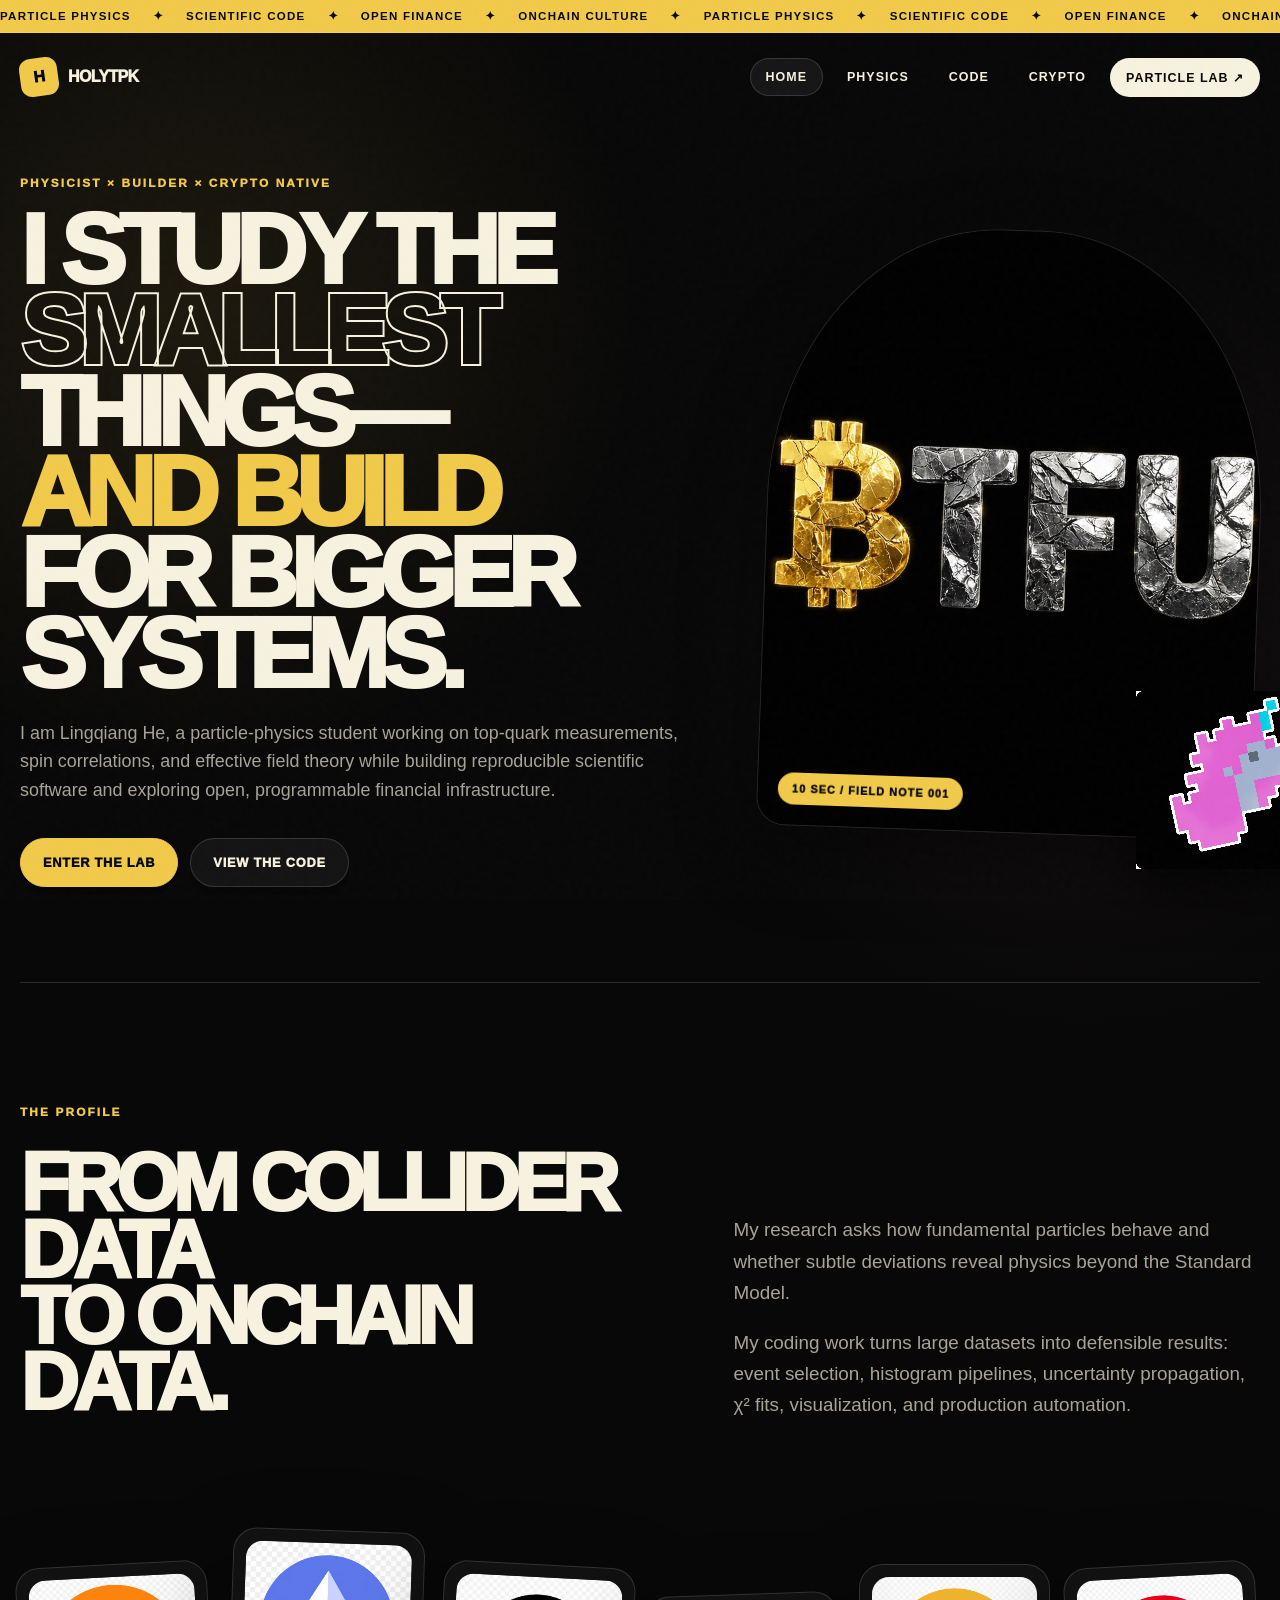
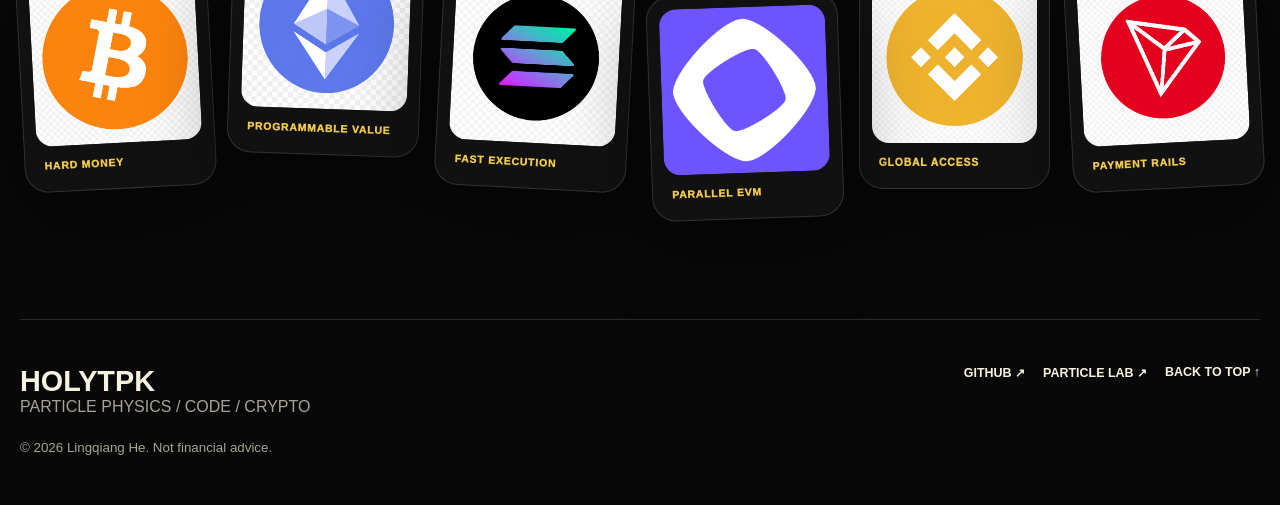
<file: index.html>
<!doctype html>
<html lang="en">
<head>
  <meta charset="utf-8">
  <meta name="viewport" content="width=device-width,initial-scale=1">
  <meta name="theme-color" content="#080808">
  <meta name="description" content="Particle physicist, scientific programmer, and crypto-native builder.">
  <title>HOLYTPK — Physics, Code & Crypto</title>
  <link rel="stylesheet" href="site.css">
</head>
<body>
  <div class="noise" aria-hidden="true"></div>
  <div class="ticker" aria-hidden="true">
    <div class="ticker-track">
      <span>PARTICLE PHYSICS</span><i>✦</i><span>SCIENTIFIC CODE</span><i>✦</i>
      <span>OPEN FINANCE</span><i>✦</i><span>ONCHAIN CULTURE</span><i>✦</i>
      <span>PARTICLE PHYSICS</span><i>✦</i><span>SCIENTIFIC CODE</span><i>✦</i>
      <span>OPEN FINANCE</span><i>✦</i><span>ONCHAIN CULTURE</span><i>✦</i>
    </div>
  </div>

  <header class="site-header">
    <a class="brand" href="#home" data-tab-link="home" aria-label="HOLYTPK home">
      <span class="brand-mark">H</span>
      <span>HOLYTPK</span>
    </a>

    <button class="menu-button" type="button" aria-expanded="false" aria-controls="site-nav">
      MENU
    </button>

    <nav id="site-nav" class="site-nav" aria-label="Main navigation">
      <button class="nav-link is-active" type="button" data-tab="home">HOME</button>
      <button class="nav-link" type="button" data-tab="physics">PHYSICS</button>
      <button class="nav-link" type="button" data-tab="code">CODE</button>
      <button class="nav-link" type="button" data-tab="crypto">CRYPTO</button>
      <a class="nav-link nav-link-external" href="particle-lab/">PARTICLE LAB ↗</a>
    </nav>
  </header>

  <main>
    <section class="tab-panel is-active" data-panel="home">
      <div class="hero">
        <div class="hero-copy">
          <div class="eyebrow">PHYSICIST × BUILDER × CRYPTO NATIVE</div>
          <h1>
            I STUDY THE
            <span class="outline">SMALLEST</span>
            THINGS—
            <span class="gold">AND BUILD</span>
            FOR BIGGER SYSTEMS.
          </h1>
          <p class="hero-lede">
            I am Lingqiang He, a particle-physics student working on top-quark
            measurements, spin correlations, and effective field theory while
            building reproducible scientific software and exploring open,
            programmable financial infrastructure.
          </p>
          <div class="hero-actions">
            <button class="pill primary" type="button" data-tab="physics">ENTER THE LAB</button>
            <button class="pill" type="button" data-tab="code">VIEW THE CODE</button>
          </div>
        </div>

        <div class="hero-media">
          <div class="media-frame">
            <video autoplay muted loop playsinline poster="assets/media/btfu-logo.jpg">
              <source src="assets/media/intro.mp4" type="video/mp4">
            </video>
            <img class="video-fallback" src="assets/media/btfu-logo.jpg"
                 onerror="this.src='assets/media/btfu-placeholder.svg'"
                 alt="BTFU logo">
            <div class="video-label">10 SEC / FIELD NOTE 001</div>
          </div>
          <img class="floating-unipeg" src="assets/characters/unipeg.png"
               onerror="this.onerror=null;this.src='assets/characters/unipeg-placeholder.svg'"
               alt="Pixel unipeg mascot">
        </div>
      </div>

      <section class="manifesto">
        <p class="section-kicker">THE PROFILE</p>
        <div class="manifesto-grid">
          <h2>FROM COLLIDER DATA<br>TO ONCHAIN DATA.</h2>
          <div>
            <p>
              My research asks how fundamental particles behave and whether
              subtle deviations reveal physics beyond the Standard Model.
            </p>
            <p>
              My coding work turns large datasets into defensible results:
              event selection, histogram pipelines, uncertainty propagation,
              χ² fits, visualization, and production automation.
            </p>
          </div>
        </div>
      </section>

      <section class="coin-cloud" aria-label="Crypto ecosystem artwork">
        <article class="coin-card tilt-left">
          <img src="assets/crypto/btc.png" onerror="this.onerror=null;this.src='assets/crypto/btc-placeholder.svg'" alt="Bitcoin">
          <span>HARD MONEY</span>
        </article>
        <article class="coin-card rise">
          <img src="assets/crypto/eth.png" onerror="this.onerror=null;this.src='assets/crypto/eth-placeholder.svg'" alt="Ethereum">
          <span>PROGRAMMABLE VALUE</span>
        </article>
        <article class="coin-card tilt-right">
          <img src="assets/crypto/solana.png" onerror="this.onerror=null;this.src='assets/crypto/solana-placeholder.svg'" alt="Solana">
          <span>FAST EXECUTION</span>
        </article>
        <article class="coin-card low">
          <img src="assets/crypto/monad.png" onerror="this.onerror=null;this.src='assets/crypto/monad-placeholder.svg'" alt="Monad">
          <span>PARALLEL EVM</span>
        </article>
        <article class="coin-card">
          <img src="assets/crypto/bnb.png" onerror="this.onerror=null;this.src='assets/crypto/bnb-placeholder.svg'" alt="BNB">
          <span>GLOBAL ACCESS</span>
        </article>
        <article class="coin-card tilt-left">
          <img src="assets/crypto/tron.png" onerror="this.onerror=null;this.src='assets/crypto/tron-placeholder.svg'" alt="Tron">
          <span>PAYMENT RAILS</span>
        </article>
      </section>
    </section>

    <section class="tab-panel" data-panel="physics" hidden>
      <div class="page-hero">
        <p class="section-kicker">01 / PARTICLE PHYSICS</p>
        <h2>READING THE UNIVERSE<br>ONE COLLISION AT A TIME.</h2>
        <p>
          My work centers on top-quark pair production, angular observables,
          spin-density information, and effective-field-theory interpretations.
        </p>
      </div>

      <div class="feature-grid">
        <article class="feature-card featured">
          <div class="feature-number">01</div>
          <h3>TOP-QUARK SPIN</h3>
          <p>
            Constructing and validating spin-correlation observables in multiple
            reference bases, from generator truth through analysis-level
            distributions.
          </p>
          <div class="pixel-orbit" aria-hidden="true"><i></i><i></i><i></i></div>
        </article>
        <article class="feature-card">
          <div class="feature-number">02</div>
          <h3>SMEFT</h3>
          <p>
            Comparing Wilson-coefficient points, conventions, interference
            patterns, LO/NLO predictions, and fit behavior.
          </p>
        </article>
        <article class="feature-card">
          <div class="feature-number">03</div>
          <h3>COLLIDER PIPELINES</h3>
          <p>
            NanoGEN production, ROOT and coffea workflows, covariance-aware
            comparisons, batch systems, and reproducibility checks.
          </p>
        </article>
      </div>

      <div class="statement-strip">
        <span>MEASURE</span><b>→</b><span>VALIDATE</span><b>→</b>
        <span>INTERPRET</span><b>→</b><span>REPEAT</span>
      </div>
    </section>

    <section class="tab-panel" data-panel="code" hidden>
      <div class="page-hero">
        <p class="section-kicker">02 / CODING PROFILE</p>
        <h2>CODE THAT SURVIVES<br>THE FULL ANALYSIS CHAIN.</h2>
        <p>
          I focus on transparent, inspectable tools for scientific computing,
          production, validation, visualization, and statistical inference.
        </p>
      </div>

      <div class="terminal-window">
        <div class="terminal-bar">
          <span></span><span></span><span></span>
          <b>lingqiang@analysis:~/profile</b>
        </div>
        <pre><code><span class="prompt">$</span> whoami
Lingqiang He — particle physics student & scientific programmer

<span class="prompt">$</span> stack --list
Python / C++ / ROOT / uproot / awkward / coffea
Bash / Git / Slurm / HTCondor / CRAB / CMSSW
NumPy / SciPy / matplotlib / LaTeX

<span class="prompt">$</span> interests
spin correlations
effective field theory
statistical fits
distributed production
reproducible research
crypto protocols

<span class="prompt">$</span> philosophy
"Make every transformation visible.
 Make every convention testable.
 Make every result reproducible."</code></pre>
      </div>

      <div class="skill-marquee">
        <div>
          <span>PYTHON</span><span>ROOT</span><span>COFFEA</span><span>CMSSW</span>
          <span>C++</span><span>BASH</span><span>GIT</span><span>LATEX</span>
          <span>PYTHON</span><span>ROOT</span><span>COFFEA</span><span>CMSSW</span>
        </div>
      </div>
    </section>

    <section class="tab-panel" data-panel="crypto" hidden>
      <div class="page-hero">
        <p class="section-kicker">03 / WHY CRYPTO</p>
        <h2>FINANCE SHOULD BE<br>OPEN, COMPOSABLE & VERIFIABLE.</h2>
        <p>
          Crypto is not a universal replacement for every financial service.
          It is a new settlement and coordination layer whose strongest
          properties can improve systems that are closed, slow, fragmented,
          or difficult to audit.
        </p>
      </div>

      <div class="reason-grid">
        <article>
          <span>01</span>
          <h3>OPEN ACCESS</h3>
          <p>
            Internet-native wallets can lower account and geographic barriers,
            although interfaces, regulation, and connectivity still matter.
          </p>
        </article>
        <article>
          <span>02</span>
          <h3>24/7 SETTLEMENT</h3>
          <p>
            Public networks can move and settle assets outside conventional
            banking hours without waiting for multiple reconciliations.
          </p>
        </article>
        <article>
          <span>03</span>
          <h3>PROGRAMMABILITY</h3>
          <p>
            Smart contracts let money, ownership, and agreements interact
            directly with software instead of relying entirely on manual layers.
          </p>
        </article>
        <article>
          <span>04</span>
          <h3>VERIFIABILITY</h3>
          <p>
            Shared ledgers make many balances and transactions independently
            inspectable, while privacy and offchain claims still require care.
          </p>
        </article>
        <article>
          <span>05</span>
          <h3>PORTABILITY</h3>
          <p>
            Users can carry assets and identity between compatible applications
            rather than remaining locked inside one institution.
          </p>
        </article>
        <article>
          <span>06</span>
          <h3>COMPETITION</h3>
          <p>
            Open protocols let new products build on existing liquidity and
            infrastructure, reducing some barriers to experimentation.
          </p>
        </article>
      </div>

      <div class="risk-box">
        <div>
          <p class="section-kicker">REALITY CHECK</p>
          <h3>MIGRATE PROPERTIES,<br>NOT BLINDLY.</h3>
        </div>
        <p>
          Crypto also introduces volatility, smart-contract exploits, custody
          risk, scams, governance tradeoffs, regulatory uncertainty, and
          irreversible mistakes. Adoption should be deliberate and matched to
          the use case—not driven by slogans.
        </p>
      </div>
    </section>
  </main>

  <footer>
    <div>
      <strong>HOLYTPK</strong>
      <span>PARTICLE PHYSICS / CODE / CRYPTO</span>
    </div>
    <div class="footer-links">
      <a href="https://github.com/holytpk" rel="noreferrer">GITHUB ↗</a>
      <a href="particle-lab/">PARTICLE LAB ↗</a>
      <a href="#home" data-tab-link="home">BACK TO TOP ↑</a>
    </div>
    <small>© <span id="year"></span> Lingqiang He. Not financial advice.</small>
  </footer>

  <script src="site.js"></script>
</body>
</html>
</file>
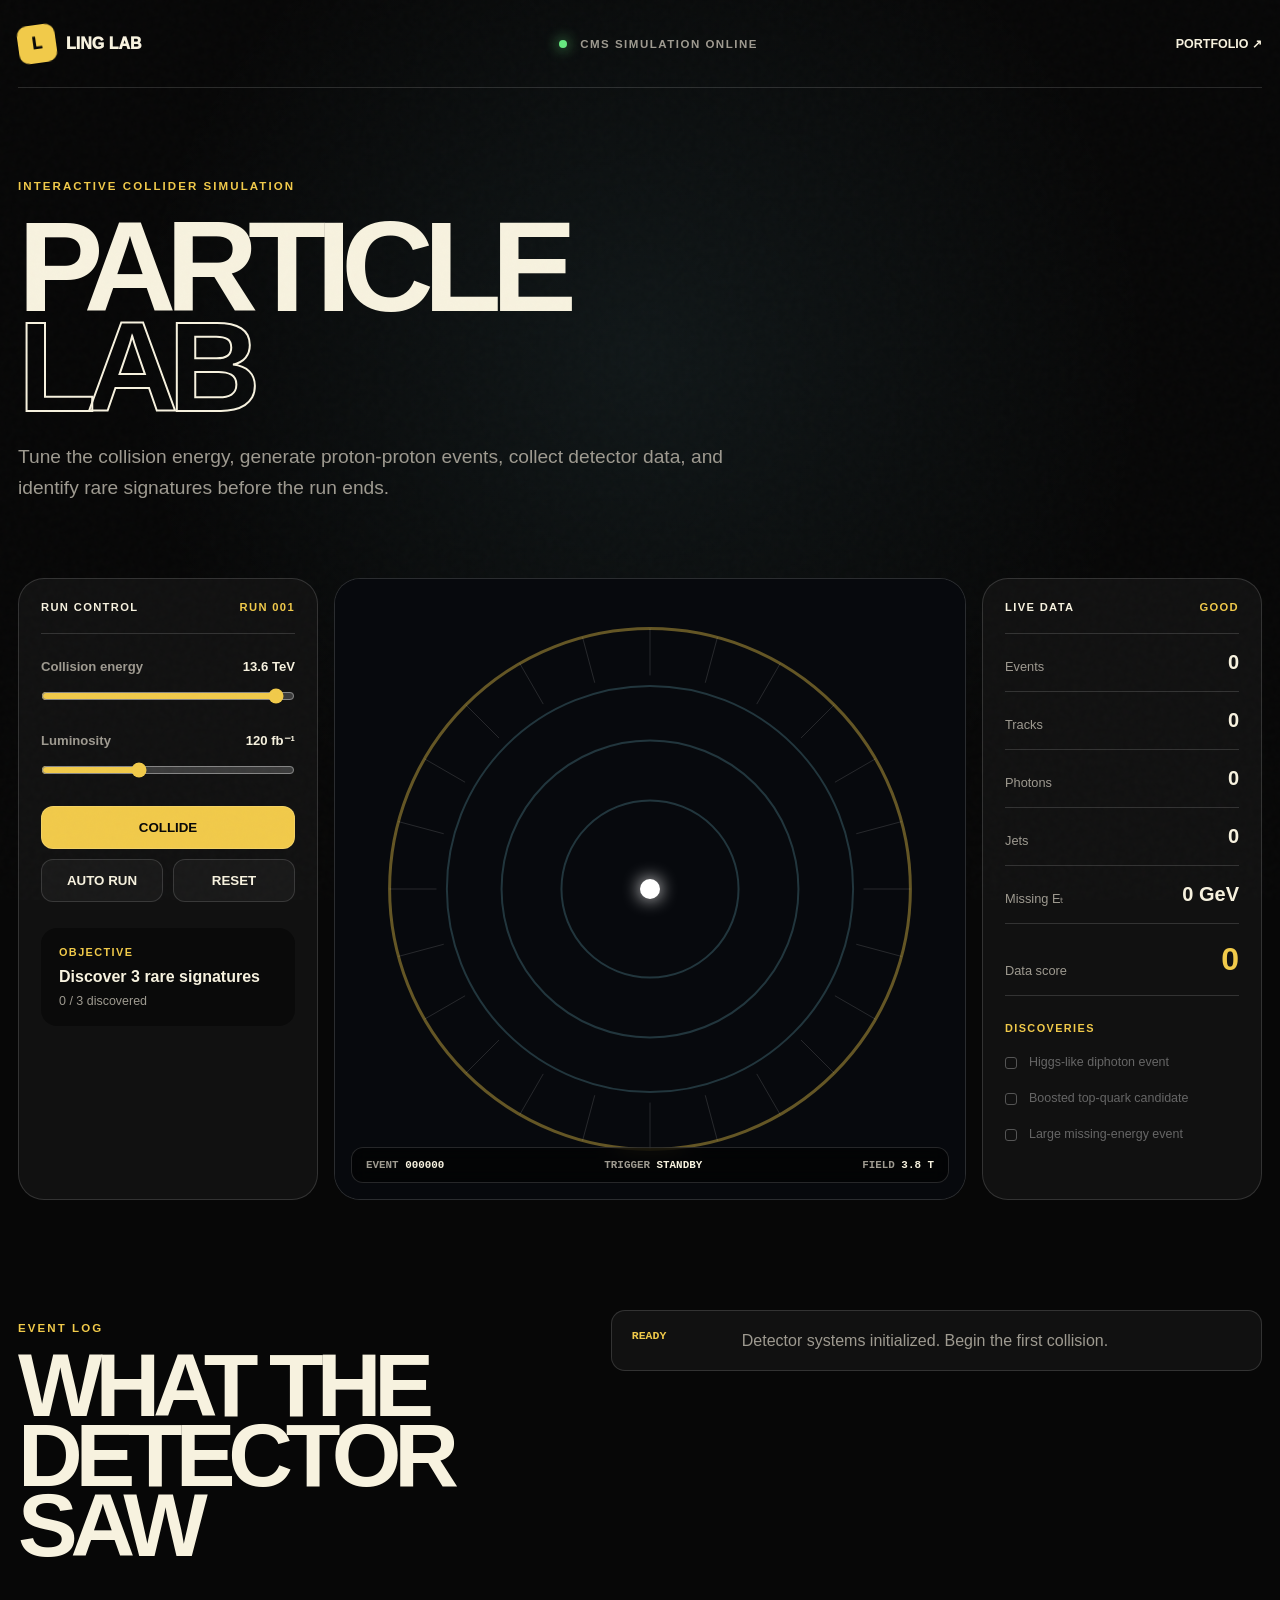
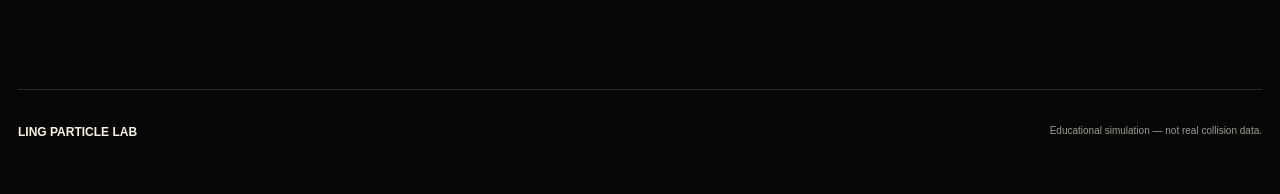
<file: particle-lab/index.html>
<!doctype html>
<html lang="en">
<head>
  <meta charset="utf-8">
  <meta name="viewport" content="width=device-width,initial-scale=1">
  <meta name="theme-color" content="#070707">
  <title>Particle Lab — Ling</title>
  <link rel="stylesheet" href="style.css">
</head>
<body>
  <div class="grain"></div>

  <header>
    <a class="lab-brand" href="../">
      <span>L</span>
      LING LAB
    </a>
    <div class="status">
      <i></i>
      CMS SIMULATION ONLINE
    </div>
    <a class="back-link" href="../">PORTFOLIO ↗</a>
  </header>

  <main>
    <section class="intro">
      <p class="kicker">INTERACTIVE COLLIDER SIMULATION</p>
      <h1>PARTICLE<br><em>LAB</em></h1>
      <p class="lede">
        Tune the collision energy, generate proton-proton events, collect
        detector data, and identify rare signatures before the run ends.
      </p>
    </section>

    <section class="game-shell">
      <div class="control-panel">
        <div class="panel-heading">
          <span>RUN CONTROL</span>
          <b id="runLabel">RUN 001</b>
        </div>

        <label>
          Collision energy
          <output id="energyOutput">13.6 TeV</output>
        </label>
        <input id="energy" type="range" min="5" max="14" step=".1" value="13.6">

        <label>
          Luminosity
          <output id="lumiOutput">120 fb⁻¹</output>
        </label>
        <input id="lumi" type="range" min="10" max="300" step="10" value="120">

        <div class="button-grid">
          <button id="collideButton" class="primary">COLLIDE</button>
          <button id="autoButton">AUTO RUN</button>
          <button id="resetButton">RESET</button>
        </div>

        <div class="objectives">
          <p>OBJECTIVE</p>
          <strong>Discover 3 rare signatures</strong>
          <span id="objectiveText">0 / 3 discovered</span>
        </div>
      </div>

      <div class="detector-panel">
        <canvas id="detector" width="900" height="620" aria-label="Particle detector simulation"></canvas>
        <div class="detector-hud">
          <span>EVENT <b id="eventNumber">000000</b></span>
          <span>TRIGGER <b id="triggerState">STANDBY</b></span>
          <span>FIELD <b>3.8 T</b></span>
        </div>
      </div>

      <aside class="data-panel">
        <div class="panel-heading">
          <span>LIVE DATA</span>
          <b id="quality">GOOD</b>
        </div>

        <div class="metric"><span>Events</span><strong id="events">0</strong></div>
        <div class="metric"><span>Tracks</span><strong id="tracks">0</strong></div>
        <div class="metric"><span>Photons</span><strong id="photons">0</strong></div>
        <div class="metric"><span>Jets</span><strong id="jets">0</strong></div>
        <div class="metric"><span>Missing Eₜ</span><strong id="met">0 GeV</strong></div>
        <div class="metric accent"><span>Data score</span><strong id="score">0</strong></div>

        <div class="discoveries">
          <p>DISCOVERIES</p>
          <ul id="discoveryList">
            <li data-key="higgs">Higgs-like diphoton event</li>
            <li data-key="top">Boosted top-quark candidate</li>
            <li data-key="dark">Large missing-energy event</li>
          </ul>
        </div>
      </aside>
    </section>

    <section class="log-section">
      <div>
        <p class="kicker">EVENT LOG</p>
        <h2>WHAT THE DETECTOR SAW</h2>
      </div>
      <div id="eventLog" class="event-log">
        <article><time>READY</time><p>Detector systems initialized. Begin the first collision.</p></article>
      </div>
    </section>
  </main>

  <footer>
    <span>LING PARTICLE LAB</span>
    <small>Educational simulation — not real collision data.</small>
  </footer>

  <script src="game.js"></script>
</body>
</html>
</file>
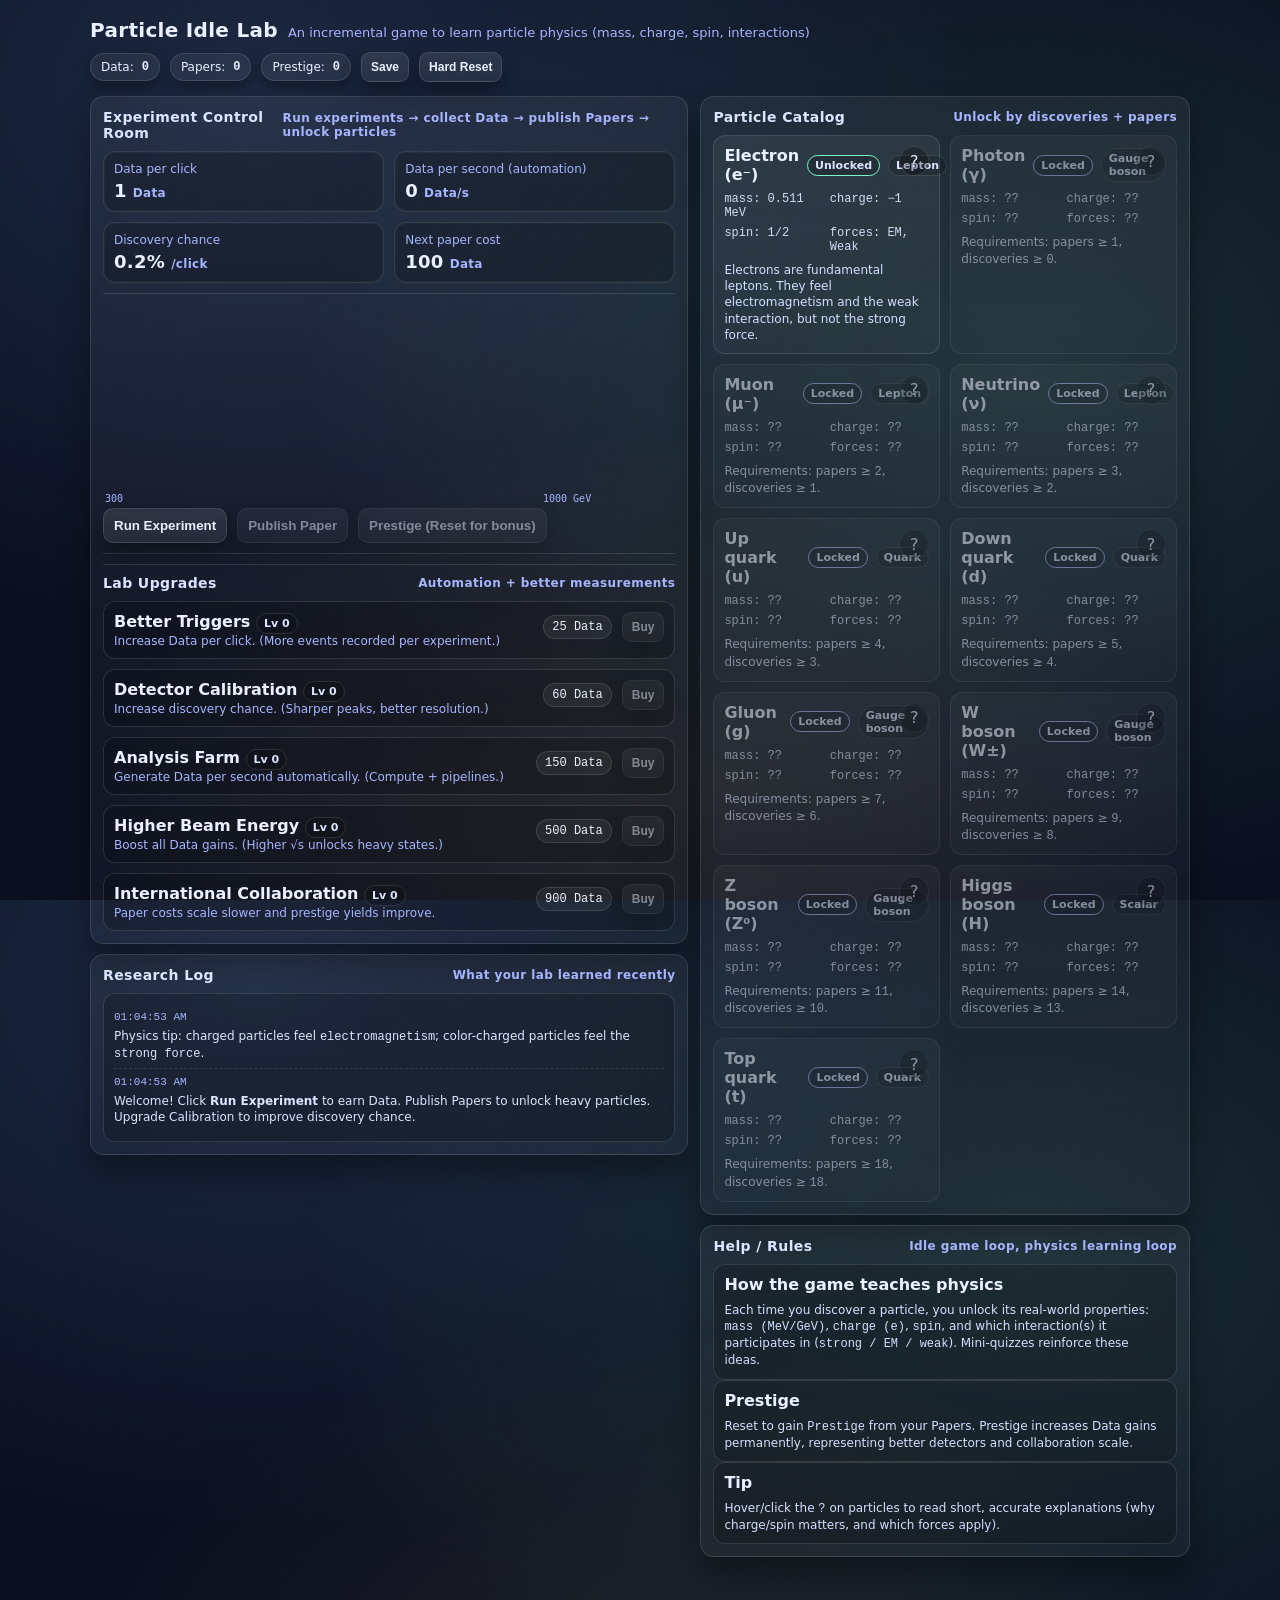
<file: backups/20260715_233527/index.html>
<!doctype html>
<html lang="en">
<head>
  <meta charset="utf-8" />
  <meta name="viewport" content="width=device-width,initial-scale=1" />
  <title>Particle Idle Lab — Learn Particle Physics</title>
  <style>
    :root {
      --bg: #0b1020;
      --panel: #111a33;
      --panel2: #0f1730;
      --text: #eaf0ff;
      --muted: #a7b5ff;
      --accent: #7cf7c6;
      --accent2: #7cb7ff;
      --danger: #ff6b6b;
      --gold: #ffd36b;
      --border: rgba(255,255,255,.12);
      --shadow: rgba(0,0,0,.35);
      --mono: ui-monospace, SFMono-Regular, Menlo, Monaco, Consolas, "Liberation Mono", "Courier New", monospace;
      --sans: ui-sans-serif, system-ui, -apple-system, Segoe UI, Roboto, Helvetica, Arial, "Apple Color Emoji","Segoe UI Emoji";
    }
    html, body { height: 100%; }
    body {
      margin: 0;
      font-family: var(--sans);
      color: var(--text);
      background:
        radial-gradient(1200px 900px at 20% 10%, rgba(124,183,255,.15), transparent 60%),
        radial-gradient(1200px 900px at 80% 40%, rgba(124,247,198,.12), transparent 60%),
        radial-gradient(1000px 700px at 50% 90%, rgba(255,211,107,.08), transparent 55%),
        var(--bg);
      overflow-x: hidden;
    }
    a { color: var(--accent2); }
    .wrap { max-width: 1100px; margin: 0 auto; padding: 18px 14px 60px; }
    header {
      display: flex; flex-wrap: wrap;
      align-items: center; justify-content: space-between;
      gap: 10px; margin-bottom: 14px;
    }
    .title {
      display: flex; align-items: baseline; gap: 10px; flex-wrap: wrap;
    }
    h1 { margin: 0; font-size: 20px; letter-spacing: .3px; }
    .tagline { color: var(--muted); font-size: 13px; }
    .topbar {
      display: flex; gap: 10px; flex-wrap: wrap; align-items: center;
    }
    .pill {
      background: rgba(255,255,255,.06);
      border: 1px solid var(--border);
      border-radius: 999px;
      padding: 6px 10px;
      font-size: 12px;
      box-shadow: 0 6px 14px var(--shadow);
      display: inline-flex; gap: 8px; align-items: center;
      user-select: none;
    }
    .pill b { font-family: var(--mono); font-weight: 700; }
    .btn {
      border: 1px solid var(--border);
      background: linear-gradient(180deg, rgba(255,255,255,.10), rgba(255,255,255,.06));
      color: var(--text);
      border-radius: 10px;
      padding: 9px 10px;
      cursor: pointer;
      font-weight: 700;
      box-shadow: 0 10px 20px var(--shadow);
      transition: transform .05s ease, border-color .15s ease, background .15s ease;
      user-select: none;
    }
    .btn:hover { border-color: rgba(124,247,198,.5); }
    .btn:active { transform: translateY(1px); }
    .btn[disabled] { opacity: .5; cursor: not-allowed; }
    .btn.small { padding: 7px 9px; border-radius: 9px; font-size: 12px; }
    .btn.danger:hover { border-color: rgba(255,107,107,.6); }
    .grid {
      display: grid;
      grid-template-columns: 1.1fr .9fr;
      gap: 12px;
      align-items: start;
    }
    @media (max-width: 940px) { .grid { grid-template-columns: 1fr; } }

    .panel {
      background: linear-gradient(180deg, rgba(255,255,255,.05), rgba(255,255,255,.03));
      border: 1px solid var(--border);
      border-radius: 14px;
      padding: 12px;
      box-shadow: 0 18px 30px var(--shadow);
    }
    .panel h2 {
      margin: 0 0 10px;
      font-size: 14px;
      letter-spacing: .4px;
      color: #dbe5ff;
      display: flex; align-items: center; justify-content: space-between; gap: 8px;
    }
    .subtle { color: var(--muted); font-size: 12px; }
    .mono { font-family: var(--mono); }
    .row { display: flex; gap: 10px; flex-wrap: wrap; align-items: center; }
    .col { display: flex; flex-direction: column; gap: 10px; }
    .hr { height: 1px; background: var(--border); margin: 10px 0; }

    .big {
      display: grid;
      grid-template-columns: 1fr 1fr;
      gap: 10px;
    }
    @media (max-width: 520px) { .big { grid-template-columns: 1fr; } }
    .stat {
      background: rgba(0,0,0,.20);
      border: 1px solid var(--border);
      border-radius: 12px;
      padding: 10px 10px;
      box-shadow: inset 0 0 0 1px rgba(255,255,255,.03);
    }
    .stat .k { color: var(--muted); font-size: 12px; margin-bottom: 4px; }
    .stat .v { font-size: 18px; font-weight: 900; letter-spacing: .3px; }
    .stat .v .unit { font-weight: 700; font-size: 12px; color: var(--muted); margin-left: 6px; }

    .cards { display: grid; grid-template-columns: 1fr; gap: 10px; }
    .card {
      background: rgba(0,0,0,.18);
      border: 1px solid var(--border);
      border-radius: 12px;
      padding: 10px;
    }
    .cardhead {
      display: flex; align-items: start; justify-content: space-between; gap: 10px;
    }
    .cardtitle { font-weight: 900; }
    .cardmeta { color: var(--muted); font-size: 12px; margin-top: 3px; }
    .carddesc { color: #d5dfff; font-size: 12px; margin-top: 8px; line-height: 1.35; }
    .price {
      font-family: var(--mono);
      font-size: 12px;
      padding: 4px 8px;
      border-radius: 999px;
      border: 1px solid var(--border);
      background: rgba(255,255,255,.06);
      white-space: nowrap;
    }

    .particlegrid {
      display: grid;
      grid-template-columns: repeat(2, minmax(0, 1fr));
      gap: 10px;
    }
    @media (max-width: 560px) { .particlegrid { grid-template-columns: 1fr; } }

    .particle {
      border-radius: 12px;
      border: 1px solid var(--border);
      background: linear-gradient(180deg, rgba(255,255,255,.06), rgba(255,255,255,.03));
      padding: 10px;
      position: relative;
    }
    .particle.locked { opacity: .55; filter: grayscale(.25); }
    .particle .pname { font-weight: 900; display: flex; align-items: center; gap: 8px; }
    .badge {
      font-size: 11px;
      padding: 3px 7px;
      border-radius: 999px;
      border: 1px solid var(--border);
      background: rgba(0,0,0,.18);
      color: #dbe5ff;
    }
    .particle .props {
      margin-top: 8px;
      font-family: var(--mono);
      font-size: 12px;
      color: #dbe5ff;
      display: grid;
      grid-template-columns: 1fr 1fr;
      gap: 6px;
    }
    .particle .props div { opacity: .95; }
    .tooltip {
      position: absolute;
      right: 10px;
      top: 10px;
      width: 28px; height: 28px;
      border-radius: 999px;
      display: grid; place-items: center;
      border: 1px solid var(--border);
      background: rgba(0,0,0,.25);
      cursor: pointer;
      user-select: none;
    }
    .tooltip:hover { border-color: rgba(124,183,255,.6); }
    .modalbg {
      position: fixed; inset: 0;
      background: rgba(0,0,0,.55);
      display: none;
      align-items: center; justify-content: center;
      padding: 18px;
      z-index: 50;
    }
    .modal {
      max-width: 720px;
      width: 100%;
      border-radius: 14px;
      border: 1px solid var(--border);
      background: linear-gradient(180deg, rgba(17,26,51,.98), rgba(15,23,48,.98));
      box-shadow: 0 25px 60px rgba(0,0,0,.55);
      padding: 14px;
    }
    .modal h3 { margin: 0 0 8px; font-size: 15px; }
    .modal p { margin: 0 0 10px; color: #dbe5ff; line-height: 1.45; font-size: 13px; }
    .modal .close { float: right; }
    .toast {
      position: fixed;
      left: 50%;
      bottom: 18px;
      transform: translateX(-50%);
      background: rgba(0,0,0,.6);
      border: 1px solid var(--border);
      color: var(--text);
      padding: 8px 10px;
      border-radius: 999px;
      font-size: 12px;
      display: none;
      z-index: 60;
      max-width: 92vw;
      box-shadow: 0 10px 25px rgba(0,0,0,.35);
    }
    .log {
      max-height: 250px;
      overflow: auto;
      background: rgba(0,0,0,.20);
      border: 1px solid var(--border);
      border-radius: 12px;
      padding: 10px;
      font-size: 12px;
      line-height: 1.35;
      color: #dbe5ff;
    }
    .log .entry { padding: 6px 0; border-bottom: 1px dashed rgba(255,255,255,.10); }
    .log .entry:last-child { border-bottom: 0; }
    .log .t { color: var(--muted); font-family: var(--mono); font-size: 11px; }
    .log .m { margin-top: 3px; }
    .rightActions { display: flex; gap: 8px; flex-wrap: wrap; justify-content: flex-end; }

    .quiz {
      border: 1px solid rgba(255,211,107,.25);
      background: rgba(255,211,107,.08);
      border-radius: 12px;
      padding: 10px;
    }
    .quiz h4 { margin: 0 0 8px; font-size: 13px; }
    .quiz .q { color: #fff2d2; font-size: 13px; margin-bottom: 8px; }
    .quiz .answers { display: flex; gap: 8px; flex-wrap: wrap; }
    .quiz .answers .btn { border-color: rgba(255,211,107,.35); }
  </style>
</head>
<body>
  <div class="wrap">
    <header>
      <div class="title">
        <h1>Particle Idle Lab</h1>
        <div class="tagline">An incremental game to learn particle physics (mass, charge, spin, interactions)</div>
      </div>
      <div class="topbar">
        <div class="pill">Data: <b id="data">0</b></div>
        <div class="pill">Papers: <b id="papers">0</b></div>
        <div class="pill">Prestige: <b id="prestige">0</b></div>
        <button class="btn small" id="btnSave">Save</button>
        <button class="btn small danger" id="btnReset">Hard Reset</button>
      </div>
	  <div id="pageParticle" class="panel" style="display:none; margin-bottom:12px;">
	    <div class="row" style="justify-content:space-between; align-items:center;">
	  	<h2 style="margin:0;">Particle Details</h2>
	  	<button class="btn small" id="btnBack">← Return</button>
	    </div>
	    <div class="hr"></div>
	    <div id="particleDetail"></div>
	  </div>

    </header>

    <div class="grid">
      <!-- LEFT -->
      <div class="col">
        <div class="panel">
          <h2>
            Experiment Control Room
            <span class="subtle">Run experiments → collect Data → publish Papers → unlock particles</span>
          </h2>

          <div class="big">
            <div class="stat">
              <div class="k">Data per click</div>
              <div class="v"><span id="dpc">1</span><span class="unit">Data</span></div>
            </div>
            <div class="stat">
              <div class="k">Data per second (automation)</div>
              <div class="v"><span id="dps">0</span><span class="unit">Data/s</span></div>
            </div>
            <div class="stat">
              <div class="k">Discovery chance</div>
              <div class="v"><span id="discChance">0%</span><span class="unit">/click</span></div>
            </div>
            <div class="stat">
              <div class="k">Next paper cost</div>
              <div class="v"><span id="paperCost">100</span><span class="unit">Data</span></div>
            </div>
          </div>

          <div class="hr"></div>
		  <canvas id="mttCanvas" width="500" height="200"></canvas>

          <div class="row">
            <button class="btn" id="btnExperiment">Run Experiment</button>
            <button class="btn" id="btnPublish">Publish Paper</button>
            <button class="btn" id="btnPrestige">Prestige (Reset for bonus)</button>
          </div>

          <div class="hr"></div>

          <div id="quizBox" class="quiz" style="display:none;">
            <div class="rightActions">
              <button class="btn small" id="btnSkipQuiz">Skip</button>
            </div>
            <h4>Mini-Quiz (earn bonus Data)</h4>
            <div class="q" id="quizQ"></div>
            <div class="answers" id="quizA"></div>
            <div class="subtle" id="quizHint"></div>
          </div>

          <div class="hr"></div>

          <h2>
            Lab Upgrades
            <span class="subtle">Automation + better measurements</span>
          </h2>
          <div class="cards" id="upgradeList"></div>
        </div>

        <div class="panel">
          <h2>
            Research Log
            <span class="subtle">What your lab learned recently</span>
          </h2>
          <div class="log" id="log"></div>
        </div>
      </div>

      <!-- RIGHT -->
      <div class="col">
        <div class="panel">
          <h2>
            Particle Catalog
            <span class="subtle">Unlock by discoveries + papers</span>
          </h2>
          <div class="particlegrid" id="particleGrid"></div>
        </div>

        <div class="panel">
          <h2>
            Help / Rules
            <span class="subtle">Idle game loop, physics learning loop</span>
          </h2>
          <div class="card">
            <div class="cardtitle">How the game teaches physics</div>
            <div class="carddesc">
              Each time you discover a particle, you unlock its real-world properties:
              <span class="mono">mass (MeV/GeV)</span>, <span class="mono">charge (e)</span>, <span class="mono">spin</span>, and which interaction(s) it participates in
              (<span class="mono">strong / EM / weak</span>). Mini-quizzes reinforce these ideas.
            </div>
          </div>
          <div class="card">
            <div class="cardtitle">Prestige</div>
            <div class="carddesc">
              Reset to gain <span class="mono">Prestige</span> from your Papers.
              Prestige increases Data gains permanently, representing better detectors and collaboration scale.
            </div>
          </div>
          <div class="card">
            <div class="cardtitle">Tip</div>
            <div class="carddesc">
              Hover/click the <span class="mono">?</span> on particles to read short, accurate explanations (why charge/spin matters, and which forces apply).
            </div>
          </div>
        </div>
      </div>
    </div>
  </div>

  <!-- MODAL -->
  <div class="modalbg" id="modalBg" role="dialog" aria-modal="true" aria-label="Info dialog">
    <div class="modal">
      <button class="btn small close" id="modalClose">Close</button>
      <h3 id="modalTitle"></h3>
      <div id="modalBody"></div>
      <div class="subtle mono" id="modalFoot"></div>
    </div>
  </div>

  <div class="toast" id="toast"></div>

<script>
(() => {
  // ------------------------------
  // Utilities
  // ------------------------------
  const $ = (id) => document.getElementById(id);
  const clamp = (x, a, b) => Math.max(a, Math.min(b, x));
  const fmt = (n) => {
    if (!isFinite(n)) return "∞";
    const abs = Math.abs(n);
    if (abs < 1e3) return Math.floor(n).toString();
    const units = ["K","M","B","T","Qa","Qi"];
    let u = -1, v = n;
    while (Math.abs(v) >= 1000 && u < units.length - 1) { v /= 1000; u++; }
    return (v.toFixed(v >= 100 ? 0 : v >= 10 ? 1 : 2)) + units[u];
  };
  const now = () => Date.now();
  const rnd = (a,b) => Math.random()*(b-a)+a;
  const pick = (arr) => arr[Math.floor(Math.random()*arr.length)];

  // ------------------------------
  // m_ttbar histogram (global state)
  // ------------------------------
  
  const mttBins = Array(40).fill(0);
  
  function sampleMttbar() {
    // crude physical shape: broad + peak
    let m = 350 + rnd(-100, 400);
    if (Math.random() < 0.2) m += rnd(100, 200);
    return clamp(m, 300, 1000);
  }
  
  function fillMtt() {
    const m = sampleMttbar();
    const bin = Math.floor((m - 300) / 700 * mttBins.length);
    if (mttBins[bin] !== undefined) mttBins[bin]++;
  }
  
  function drawMtt() {
    const c = $("mttCanvas");
    if (!c) return; // safety guard
    const ctx = c.getContext("2d");
    ctx.clearRect(0, 0, c.width, c.height);
  
    const max = Math.max(...mttBins, 1);
    mttBins.forEach((v, i) => {
      const h = (v / max) * c.height;
      ctx.fillStyle = "#7cb7ff";
      ctx.fillRect(
        i * (c.width / mttBins.length),
        c.height - h,
        (c.width / mttBins.length) - 1,
        h
      );
    });
  
    ctx.fillStyle = "#a7b5ff";
	ctx.font = "10px monospace";
	ctx.fillText("300", 2, c.height - 2);
	ctx.fillText("1000 GeV", c.width - 60, c.height - 2);
    
  }

  const JOURNALS = [
    "Physical Review Letters",
    "Physical Review D",
    "Journal of High Energy Physics",
    "European Physical Journal C",
    "Physics Letters B"
  ];
  
  const RARE_EVENTS = [
    {
  	key: "mttbar_excess",
  	title: "Excess observed in mₜₜ̄ spectrum",
  	prob: 0.002,
  	effect: () => {
  	  S.discoveries += 3;
  	  S.data += 500;
  	}
    },
    {
  	key: "precision_top_mass",
  	title: "High-precision top-quark mass measurement",
  	prob: 0.0015,
  	effect: () => {
  	  S.papers += 1;
  	}
    }
  ];

  // ------------------------------
  // Game content: Particles
  // PDG-style summaries (2025, educational precision)
  // ------------------------------
  const PARTICLES = [
    {
      key: "electron", name: "Electron (e⁻)", family: "Lepton",
      unlock: { papers: 0, discoveries: 0 },
  
      props: { mass: "0.511 MeV", charge: "−1", spin: "1/2", forces: "EM, Weak" },
  
      pdg: {
        mass: "0.51099895 ± 0.00000015 MeV",
        width: "stable",
        lifetime: "stable",
        charge: "−1",
        spin: "1/2",
        interactions: "Electromagnetic, Weak",
        pdgRef: "PDG 2025 Summary Tables"
      },
  
      blurb: "Electrons are fundamental leptons. They feel electromagnetism and the weak interaction, but not the strong force.",
      learn: "Leptons carry no color charge → no strong interaction."
    },
  
    {
      key: "photon", name: "Photon (γ)", family: "Gauge boson",
      unlock: { papers: 1, discoveries: 0 },
  
      props: { mass: "0", charge: "0", spin: "1", forces: "EM mediator" },
  
      pdg: {
        mass: "0",
        width: "stable",
        lifetime: "stable",
        charge: "0",
        spin: "1",
        interactions: "Electromagnetic (force carrier)",
        pdgRef: "PDG 2025 Summary Tables"
      },
  
      blurb: "Photons are quanta of the electromagnetic field and mediate interactions between charged particles.",
      learn: "Massless gauge bosons generate long-range forces."
    },
  
    {
      key: "muon", name: "Muon (μ⁻)", family: "Lepton",
      unlock: { papers: 2, discoveries: 1 },
  
      props: { mass: "105.7 MeV", charge: "−1", spin: "1/2", forces: "EM, Weak" },
  
      pdg: {
        mass: "105.6583755 ± 0.0000023 MeV",
        width: "≈ 3×10⁻¹⁹ GeV",
        lifetime: "2.1969811 μs",
        charge: "−1",
        spin: "1/2",
        interactions: "Electromagnetic, Weak",
        pdgRef: "PDG 2025 Summary Tables"
      },
  
      blurb: "Muons are heavier cousins of electrons, produced in cosmic rays and collider interactions.",
      learn: "Same quantum numbers → same interactions, but heavier mass changes decay behavior."
    },
  
    {
      key: "neutrino", name: "Neutrino (ν)", family: "Lepton",
      unlock: { papers: 3, discoveries: 2 },
  
      props: { mass: "≪ 1 eV", charge: "0", spin: "1/2", forces: "Weak" },
  
      pdg: {
        mass: "< 1 eV (upper limits)",
        width: "≈ 0",
        lifetime: "≫ age of universe",
        charge: "0",
        spin: "1/2",
        interactions: "Weak",
        pdgRef: "PDG 2025 Summary Tables"
      },
  
      blurb: "Neutrinos interact only via the weak force, making them extremely difficult to detect.",
      learn: "Neutral + colorless → only weak interaction remains."
    },
  
    {
      key: "up", name: "Up quark (u)", family: "Quark",
      unlock: { papers: 4, discoveries: 3 },
  
      props: { mass: "~2.2 MeV", charge: "+2/3", spin: "1/2", forces: "Strong, EM, Weak" },
  
      pdg: {
        mass: "2.16 ± 0.49 MeV",
        width: "confined",
        lifetime: "confined",
        charge: "+2/3",
        spin: "1/2",
        interactions: "Strong, Electromagnetic, Weak",
        pdgRef: "PDG 2025 Summary Tables"
      },
  
      blurb: "Up quarks are constituents of protons and neutrons and carry color charge.",
      learn: "Color charge → confinement inside hadrons."
    },
  
    {
      key: "down", name: "Down quark (d)", family: "Quark",
      unlock: { papers: 5, discoveries: 4 },
  
      props: { mass: "~4.7 MeV", charge: "−1/3", spin: "1/2", forces: "Strong, EM, Weak" },
  
      pdg: {
        mass: "4.67 ± 0.48 MeV",
        width: "confined",
        lifetime: "confined",
        charge: "−1/3",
        spin: "1/2",
        interactions: "Strong, Electromagnetic, Weak",
        pdgRef: "PDG 2025 Summary Tables"
      },
  
      blurb: "Down quarks partner with up quarks to form nucleons.",
      learn: "Quarks are never observed free at low energies."
    },
  
    {
      key: "gluon", name: "Gluon (g)", family: "Gauge boson",
      unlock: { papers: 7, discoveries: 6 },
  
      props: { mass: "0", charge: "0", spin: "1", forces: "Strong mediator" },
  
      pdg: {
        mass: "0",
        width: "confined",
        lifetime: "confined",
        charge: "0",
        spin: "1",
        interactions: "Strong (self-interacting)",
        pdgRef: "PDG 2025 Summary Tables"
      },
  
      blurb: "Gluons mediate the strong force and carry color charge themselves.",
      learn: "Non-Abelian gauge theory → self-interactions."
    },
  
    {
      key: "w", name: "W boson (W±)", family: "Gauge boson",
      unlock: { papers: 9, discoveries: 8 },
  
      props: { mass: "80.4 GeV", charge: "±1", spin: "1", forces: "Weak mediator" },
  
      pdg: {
        mass: "80.377 ± 0.012 GeV",
        width: "2.085 GeV",
        lifetime: "≈ 3×10⁻²⁵ s",
        charge: "±1",
        spin: "1",
        interactions: "Weak (charged current)",
        pdgRef: "PDG 2025 Summary Tables"
      },
  
      blurb: "W bosons mediate charged weak interactions such as beta decay.",
      learn: "Massive mediators → short-range forces."
    },
  
    {
      key: "z", name: "Z boson (Z⁰)", family: "Gauge boson",
      unlock: { papers: 11, discoveries: 10 },
  
      props: { mass: "91.2 GeV", charge: "0", spin: "1", forces: "Weak mediator" },
  
      pdg: {
        mass: "91.1876 ± 0.0021 GeV",
        width: "2.4952 GeV",
        lifetime: "≈ 3×10⁻²⁵ s",
        charge: "0",
        spin: "1",
        interactions: "Weak (neutral current)",
        pdgRef: "PDG 2025 Summary Tables"
      },
  
      blurb: "Z bosons mediate neutral weak interactions and were discovered via resonance peaks.",
      learn: "Precision measurements test the Standard Model."
    },
  
    {
      key: "higgs", name: "Higgs boson (H)", family: "Scalar",
      unlock: { papers: 14, discoveries: 13 },
  
      props: { mass: "125.25 GeV", charge: "0", spin: "0", forces: "Mass coupling" },
  
      pdg: {
        mass: "125.25 ± 0.17 GeV",
        width: "≈ 4.1 MeV",
        lifetime: "≈ 1.6×10⁻²² s",
        charge: "0",
        spin: "0",
        interactions: "Yukawa / Electroweak symmetry breaking",
        pdgRef: "PDG 2025 Summary Tables"
      },
  
      blurb: "The Higgs boson is an excitation of the Higgs field responsible for mass generation.",
      learn: "Scalar field → spontaneous symmetry breaking."
    },
  
    {
      key: "top", name: "Top quark (t)", family: "Quark",
      unlock: { papers: 18, discoveries: 18 },
  
      props: { mass: "172.7 GeV", charge: "+2/3", spin: "1/2", forces: "Strong, EM, Weak" },
  
      pdg: {
        mass: "172.76 ± 0.30 GeV",
        width: "1.41 GeV",
        lifetime: "≈ 5×10⁻²⁵ s",
        charge: "+2/3",
        spin: "1/2",
        interactions: "Strong, Electromagnetic, Weak",
        pdgRef: "PDG 2025 Summary Tables"
      },
  
      blurb: "The top quark is the heaviest known quark and decays before hadronizing.",
      learn: "Short lifetime preserves spin information."
    }
  ];


  // ------------------------------
  // Upgrades
  // ------------------------------
  const UPGRADES = [
    {
      key:"better_triggers",
      name:"Better Triggers",
      desc:"Increase Data per click. (More events recorded per experiment.)",
      baseCost: 25,
      growth: 1.18,
      type:"dpc",
      effectPerLevel: 1,
      max: 200
    },
    {
      key:"detector_calibration",
      name:"Detector Calibration",
      desc:"Increase discovery chance. (Sharper peaks, better resolution.)",
      baseCost: 60,
      growth: 1.22,
      type:"disc",
      effectPerLevel: 0.004, // +0.4% per level
      max: 100
    },
    {
      key:"analysis_farm",
      name:"Analysis Farm",
      desc:"Generate Data per second automatically. (Compute + pipelines.)",
      baseCost: 150,
      growth: 1.25,
      type:"dps",
      effectPerLevel: 1.0, // +1 Data/s per level
      max: 200
    },
    {
      key:"accelerator_energy",
      name:"Higher Beam Energy",
      desc:"Boost all Data gains. (Higher √s unlocks heavy states.)",
      baseCost: 500,
      growth: 1.35,
      type:"mult",
      effectPerLevel: 0.08, // +8% multiplier per level
      max: 60
    },
    {
      key:"collaboration",
      name:"International Collaboration",
      desc:"Paper costs scale slower and prestige yields improve.",
      baseCost: 900,
      growth: 1.33,
      type:"collab",
      effectPerLevel: 0.03,
      max: 80
    },
  ];

  // ------------------------------
  // Quiz bank
  // ------------------------------
  const QUIZZES = [
    {
      q:"Which interaction does a neutrino primarily experience?",
      a:["Strong","Electromagnetic","Weak","None"],
      correct:2,
      hint:"Neutrinos are neutral and colorless."
    },
    {
      q:"Which particle carries color charge and feels the strong force?",
      a:["Electron","Up quark","Photon","Neutrino"],
      correct:1,
      hint:"Quarks have color charge."
    },
    {
      q:"What is the spin of the photon?",
      a:["0","1/2","1","2"],
      correct:2,
      hint:"It’s a gauge boson of electromagnetism."
    },
    {
      q:"Which boson mediates the strong interaction?",
      a:["Gluon","Z boson","Photon","Higgs"],
      correct:0,
      hint:"It binds quarks inside hadrons."
    },
    {
      q:"Why is the weak force short-range compared to electromagnetism?",
      a:["It has fewer particles","Its bosons are massive","It is weaker","It violates parity"],
      correct:1,
      hint:"Range ~ 1/mass of mediator (roughly)."
    }
  ];

  // ------------------------------
  // Game state
  // ------------------------------
  const DEFAULT = () => ({
    data: 0,
    papers: 0,
    prestige: 0,
    discoveries: 0,
    unlocked: { electron: true }, // start with electron visible/unlocked
    upgrades: Object.fromEntries(UPGRADES.map(u => [u.key, 0])),
    lastTick: now(),
    log: [],
    quiz: null,     // active quiz object
    quizCooldown: 0,  // clicks until next quiz can appear
	notes: []
  });

  let S = load() ?? DEFAULT();
  if (S.notes?.length) {
    for (const n of S.notes) {
      pushLog(`📄 ${n.title} (${n.journal})`);
    }
  }

  // ------------------------------
  // Derived stats
  // ------------------------------
  function multFromPrestige() {
    // Each prestige adds +5% baseline
    return 1 + 0.05 * S.prestige;
  }
  function level(k) { return S.upgrades[k] || 0; }

  function globalMult() {
    const beam = 1 + 0.08 * level("accelerator_energy");
    return multFromPrestige() * beam;
  }

  function dataPerClick() {
    const base = 1 + level("better_triggers") * 1;
    return base * globalMult();
  }

  function dataPerSecond() {
    const farm = level("analysis_farm") * 1.0;
    return farm * globalMult();
  }

  function discoveryChancePerClick() {
    // base 0.2% + calibration improvements + papers synergy
    const base = 0.002;
    const cal = level("detector_calibration") * 0.004;
    const paperBoost = Math.min(0.0015 * Math.sqrt(S.papers), 0.02); // up to +2%
    return clamp(base + cal + paperBoost, 0, 0.20); // cap at 20%/click
  }

  function paperCost() {
    // Base grows with papers; collaboration reduces growth slightly
    const c = level("collaboration") * 0.03; // up to 2.4 at lvl 80 but we'll clamp effect
    const slow = clamp(1 - 0.25 * c, 0.55, 1.0); // reduce scaling up to 45%
    const base = 100;
    const growth = 1.35 * slow;
    return Math.floor(base * Math.pow(growth, S.papers));
  }

  function prestigeGainIfReset() {
    // Gain ~ sqrt(papers) * (1 + collaboration effect)
    const c = 1 + 0.03 * level("collaboration");
    const g = Math.floor(Math.sqrt(S.papers) * c);
    return Math.max(0, g);
  }
  
  function triggerRareEvent(evt) {
    const journal = pick(JOURNALS);
    evt.effect();
  
    const note = {
      time: new Date().toISOString(),
      title: evt.title,
      journal,
      text: ""
    };
  
    S.notes.push(note);
  
    showModal(
      "Rare Event!",
      `${evt.title}\n\nPaper submitted to: ${journal}\n\nWrite your analysis note below.`,
      ""
    );
  
    const textarea = document.createElement("textarea");
    textarea.style.width = "100%";
    textarea.style.height = "120px";
    textarea.placeholder = "Describe the observation, uncertainties, interpretation…";
  
    $("modalBody").appendChild(textarea);
  
    const saveBtn = document.createElement("button");
    saveBtn.className = "btn small";
    saveBtn.textContent = "Save Note";
    saveBtn.onclick = () => {
      note.text = textarea.value;
      hideModal();
      pushLog(`📄 ${evt.title} (${journal})`);
      save();
    };
  
    $("modalBody").appendChild(saveBtn);
  }
  

  // ------------------------------
  // UI builders
  // ------------------------------
  function renderUpgrades() {
    const box = $("upgradeList");
    box.innerHTML = "";
    for (const u of UPGRADES) {
      const lvl = level(u.key);
      const cost = Math.floor(u.baseCost * Math.pow(u.growth, lvl));
      const can = S.data >= cost && lvl < u.max;

      const el = document.createElement("div");
      el.className = "card";
      el.innerHTML = `
        <div class="cardhead">
          <div>
            <div class="cardtitle">${u.name} <span class="badge">Lv ${lvl}</span></div>
            <div class="cardmeta">${u.desc}</div>
          </div>
          <div class="row" style="justify-content:flex-end;">
            <div class="price">${fmt(cost)} Data</div>
            <button class="btn small" ${can ? "" : "disabled"}>${lvl>=u.max ? "Maxed" : "Buy"}</button>
          </div>
        </div>
      `;
      const btn = el.querySelector("button");
      btn.addEventListener("click", () => {
        buyUpgrade(u.key);
      });
      box.appendChild(el);
    }
  }

  function renderParticles() {
    const grid = $("particleGrid");
    grid.innerHTML = "";
    for (const p of PARTICLES) {
      const unlocked = !!S.unlocked[p.key];
      const meets = (S.papers >= p.unlock.papers) && (S.discoveries >= p.unlock.discoveries);

      const el = document.createElement("div");
      el.className = "particle" + (unlocked ? "" : " locked");

      const status = unlocked ? "Unlocked" : (meets ? "Ready to discover" : "Locked");
      const badgeColor = unlocked ? "var(--accent)" : (meets ? "var(--gold)" : "var(--muted)");

      el.innerHTML = `
        <div class="tooltip" title="More info">?</div>
        <div class="pname">
          ${p.name}
          <span class="badge" style="border-color:${badgeColor};">${status}</span>
          <span class="badge">${p.family}</span>
        </div>
        <div class="props">
          <div>mass: ${unlocked ? p.props.mass : "??"}</div>
          <div>charge: ${unlocked ? p.props.charge : "??"}</div>
          <div>spin: ${unlocked ? p.props.spin : "??"}</div>
          <div>forces: ${unlocked ? p.props.forces : "??"}</div>
        </div>
        <div class="carddesc" style="margin-top:8px;">
          ${unlocked ? p.blurb : `Requirements: papers ≥ <span class="mono">${p.unlock.papers}</span>,
          discoveries ≥ <span class="mono">${p.unlock.discoveries}</span>.`}
        </div>
      `;

	  if (unlocked) {
	    el.style.cursor = "pointer";
	    el.addEventListener("click", (e) => {
	  	// don't hijack clicks on the tooltip "?"
	  	if (e.target && e.target.classList.contains("tooltip")) return;
			showParticlePage(p);
	    });
	  }

      el.querySelector(".tooltip").addEventListener("click", () => {
        showModal(
          p.name,
          unlocked
            ? `${p.blurb}\n\nWhat to learn: ${p.learn}`
            : `This entry is locked.\n\nTo unlock: papers ≥ ${p.unlock.papers}, discoveries ≥ ${p.unlock.discoveries}.\n\nTip: improve discovery chance with Detector Calibration. Publish Papers to unlock heavier particles.`,
          unlocked ? `Properties: mass=${p.props.mass}, charge=${p.props.charge}, spin=${p.props.spin}, forces=${p.props.forces}` : ""
        );
      });

      grid.appendChild(el);
    }
  }

  function showParticlePage(p) {
    // hide main grid, show particle page
    $("pageParticle").style.display = "block";
    document.querySelector(".grid").style.display = "none";
  
    const box = $("particleDetail");
    box.innerHTML = `
      <div class="card">
        <div class="cardtitle">${p.name}</div>
        <div class="cardmeta">${p.family}</div>
        <div class="hr"></div>
  
        <div class="carddesc"><b>Blurb:</b> ${p.blurb}</div>
        <div class="carddesc"><b>What to learn:</b> ${p.learn}</div>
  
        <div class="hr"></div>
  
        <div class="cardtitle">PDG-style properties (PDG 2025)</div>
        <div class="carddesc mono" style="line-height:1.6;">
          mass: ${p.pdg?.mass ?? "N/A"}<br/>
          width: ${p.pdg?.width ?? "N/A"}<br/>
          lifetime: ${p.pdg?.lifetime ?? "N/A"}<br/>
          charge: ${p.pdg?.charge ?? "N/A"}<br/>
          spin: ${p.pdg?.spin ?? "N/A"}<br/>
          interactions: ${p.pdg?.interactions ?? "N/A"}<br/>
          reference: ${p.pdg?.pdgRef ?? "N/A"}<br/>
        </div>
      </div>
    `;
  
    // update hash for simple navigation
    location.hash = `particle=${encodeURIComponent(p.key)}`;
  }
  
  function backToIndex() {
    $("pageParticle").style.display = "none";
    document.querySelector(".grid").style.display = "";
    $("particleDetail").innerHTML = "";
    location.hash = "";
  }
  
  $("btnBack").addEventListener("click", backToIndex);
  
  // If user refreshes on a particle hash
  window.addEventListener("hashchange", () => {
    const m = location.hash.match(/^#particle=(.*)$/);
    if (!m) return backToIndex();
    const key = decodeURIComponent(m[1]);
    const p = PARTICLES.find(x => x.key === key);
    if (!p) return backToIndex();
	if (!S.unlocked?.[p.key]) {
	  toast("Particle not unlocked yet");
	  return backToIndex();
	}
	showParticlePage(p);

  });

  function renderStats() {
    $("data").textContent = fmt(S.data);
    $("papers").textContent = fmt(S.papers);
    $("prestige").textContent = fmt(S.prestige);

    $("dpc").textContent = fmt(dataPerClick());
    $("dps").textContent = fmt(dataPerSecond());
    $("discChance").textContent = (discoveryChancePerClick() * 100).toFixed(1) + "%";
    $("paperCost").textContent = fmt(paperCost());

    // Buttons
    $("btnPublish").disabled = S.data < paperCost();
    const pg = prestigeGainIfReset();
    $("btnPrestige").disabled = pg <= 0 || S.papers < 5;
    $("btnPrestige").textContent = pg > 0 ? `Prestige (gain +${pg})` : "Prestige (Reset for bonus)";
  }

  function pushLog(msg) {
    const t = new Date().toLocaleTimeString([], {hour:"2-digit", minute:"2-digit", second:"2-digit"});
    S.log.unshift({t, msg});
    if (S.log.length > 80) S.log.length = 80;
    renderLog();
  }

  function renderLog() {
    const box = $("log");
    box.innerHTML = S.log.map(e => `
      <div class="entry"><div class="t">${e.t}</div><div class="m">${e.msg}</div></div>
    `).join("");
  }

  function toast(msg) {
    const el = $("toast");
    el.textContent = msg;
    el.style.display = "block";
    clearTimeout(toast._t);
    toast._t = setTimeout(() => { el.style.display = "none"; }, 1700);
  }

  // ------------------------------
  // Modal
  // ------------------------------
  function showModal(title, body, foot="") {
    $("modalTitle").textContent = title;
    const mb = $("modalBody");
    mb.innerHTML = "";
    const pre = document.createElement("pre");
    pre.style.whiteSpace = "pre-wrap";
    pre.style.margin = "0 0 10px";
    pre.style.color = "#dbe5ff";
    pre.textContent = body;
    mb.appendChild(pre);
  
    $("modalFoot").textContent = foot;
    $("modalBg").style.display = "flex";
  }

  function hideModal() { $("modalBg").style.display = "none"; }

  $("modalClose").addEventListener("click", hideModal);
  $("modalBg").addEventListener("click", (e) => { if (e.target === $("modalBg")) hideModal(); });

  // ------------------------------
  // Core actions
  // ------------------------------
  function tick(dtSec) {
    // passive Data
    const add = dataPerSecond() * dtSec;
    if (add > 0) S.data += add;
  }

  function runExperiment() {
    const gain = dataPerClick();
    S.data += gain;

	fillMtt();
	drawMtt();

    // quiz spawn logic
    if (!S.quiz && S.quizCooldown <= 0) {
      // chance grows slowly with papers
      const qChance = clamp(0.03 + 0.002 * Math.sqrt(S.papers), 0.03, 0.12);
      if (Math.random() < qChance) {
        spawnQuiz();
      } else {
        S.quizCooldown = 8; // avoid checking every click
      }
    } else if (S.quizCooldown > 0) {
      S.quizCooldown--;
    }

    // discovery attempt
    const pDisc = discoveryChancePerClick();
    if (Math.random() < pDisc) {
      discoverSomething();
    }
	
	const roll = Math.random();
	let acc = 0;
	for (const evt of RARE_EVENTS) {
		acc += evt.prob;
		if (roll < acc) {
			triggerRareEvent(evt);
			break;
		}
	}

    renderStats();
    renderUpgrades();
  }

  function discoverSomething() {
    // find discoverable particles not yet unlocked, whose reqs are met
    const candidates = PARTICLES.filter(p =>
      !S.unlocked[p.key] &&
      (S.papers >= p.unlock.papers) &&
      (S.discoveries >= p.unlock.discoveries)
    );

    // if none, still award "measurement insight"
    if (candidates.length === 0) {
      S.discoveries += 1;
      const bonus = 10 * globalMult();
      S.data += bonus;
      pushLog(`You improved your measurements (+${fmt(bonus)} Data) and gained a discovery insight. Total discoveries: <span class="mono">${S.discoveries}</span>.`);
      toast("Measurement improved!");
      renderParticles();
      return;
    }

    // weighted: prefer lighter first
    const p = candidates[0];
    S.unlocked[p.key] = true;
    S.discoveries += 1;

    pushLog(`Discovery! You unlocked <b>${p.name}</b>. Learn: <span class="mono">${p.props.charge}</span> charge, spin <span class="mono">${p.props.spin}</span>, forces: <span class="mono">${p.props.forces}</span>.`);
    toast(`Unlocked: ${p.name}`);
    renderParticles();
  }

  function publishPaper() {
    const cost = paperCost();
    if (S.data < cost) return;
    S.data -= cost;
    S.papers += 1;

    // publishing gives a little “institutional” bonus
    const bonus = Math.floor((15 + 2*S.papers) * globalMult());
    S.data += bonus;

    pushLog(`Paper published! (+1 Paper). Peer recognition awarded +${fmt(bonus)} Data.`);
    toast("Paper published");
    renderStats();
    renderParticles();
    renderUpgrades();
  }

  function buyUpgrade(key) {
    const u = UPGRADES.find(x => x.key === key);
    if (!u) return;
    const lvl = level(key);
    if (lvl >= u.max) return;
    const cost = Math.floor(u.baseCost * Math.pow(u.growth, lvl));
    if (S.data < cost) return;

    S.data -= cost;
    S.upgrades[key] = lvl + 1;

    // some upgrades influence “meta”
    if (key === "collaboration") {
      pushLog(`You built a stronger collaboration network. Future papers become more efficient and prestige yields improve.`);
    } else {
      pushLog(`Upgrade purchased: <b>${u.name}</b> → level ${lvl+1}.`);
    }
    toast(`Bought: ${u.name}`);
    renderStats();
    renderUpgrades();
  }

  function prestigeReset() {
    const gain = prestigeGainIfReset();
    if (gain <= 0 || S.papers < 5) return;

    const keep = {
      prestige: S.prestige + gain
    };
    const oldPrestige = keep.prestige;

    S = DEFAULT();
    S.prestige = oldPrestige;
	mttBins.fill(0);
	drawMtt();

    pushLog(`Prestige achieved! You reset your lab but gained +${gain} Prestige. All Data gains are permanently boosted.`);
    toast(`Prestige +${gain}`);
    renderAll();
    save();
  }

  // ------------------------------
  // Quiz
  // ------------------------------
  function spawnQuiz() {
    const q = pick(QUIZZES);
    // clone + add payout
    const payout = Math.floor((60 + 12*Math.sqrt(S.papers)) * globalMult());
    S.quiz = { ...q, payout };
    renderQuiz();
    pushLog(`A collaborator asks a quick theory question. Answer it for bonus Data.`);
  }

  function renderQuiz() {
    const qb = $("quizBox");
    if (!S.quiz) { qb.style.display = "none"; return; }
    qb.style.display = "block";
    $("quizQ").textContent = S.quiz.q;
    $("quizHint").textContent = "Hint: " + S.quiz.hint + `  • Reward: +${fmt(S.quiz.payout)} Data`;
    const aBox = $("quizA");
    aBox.innerHTML = "";
    S.quiz.a.forEach((ans, idx) => {
      const b = document.createElement("button");
      b.className = "btn small";
      b.textContent = ans;
      b.addEventListener("click", () => answerQuiz(idx));
      aBox.appendChild(b);
    });
  }

  function answerQuiz(choiceIdx) {
    if (!S.quiz) return;
    const correct = (choiceIdx === S.quiz.correct);
    if (correct) {
      S.data += S.quiz.payout;
      pushLog(`Quiz correct ✅ You earned +${fmt(S.quiz.payout)} Data.`);
      toast("Correct! Bonus Data");
    } else {
      const consolation = Math.floor(S.quiz.payout * 0.15);
      S.data += consolation;
      pushLog(`Quiz incorrect ❌ You still gained +${fmt(consolation)} Data for trying. Correct answer: <span class="mono">${S.quiz.a[S.quiz.correct]}</span>.`);
      toast("Not quite — keep going");
    }
    S.quiz = null;
    S.quizCooldown = 15;
    renderQuiz();
    renderStats();
    renderUpgrades();
  }

  $("btnSkipQuiz").addEventListener("click", () => {
    if (!S.quiz) return;
    pushLog(`You skipped the quiz. (No bonus.)`);
    S.quiz = null;
    S.quizCooldown = 20;
    renderQuiz();
  });

  // ------------------------------
  // Save/load
  // ------------------------------
  function save() {
    S.lastTick = now();
    localStorage.setItem("particle_idle_save_v1", JSON.stringify(S));
    toast("Saved");
  }
  function load() {
    try {
      const raw = localStorage.getItem("particle_idle_save_v1");
      if (!raw) return null;
      const obj = JSON.parse(raw);
      return obj;
    } catch { return null; }
  }

  function hardReset() {
    if (!confirm("Hard reset will erase your save. Continue?")) return;
    localStorage.removeItem("particle_idle_save_v1");
    S = DEFAULT();
    renderAll();
    toast("Reset complete");
  }

  // ------------------------------
  // Wiring
  // ------------------------------
  $("btnExperiment").addEventListener("click", runExperiment);
  $("btnPublish").addEventListener("click", publishPaper);
  $("btnPrestige").addEventListener("click", prestigeReset);
  $("btnSave").addEventListener("click", save);
  $("btnReset").addEventListener("click", hardReset);

  // ------------------------------
  // Main loop
  // ------------------------------
  function simulateOffline() {
    // Give a small offline catch-up, capped
    const t = now();
    const last = S.lastTick || t;
    const dt = clamp((t - last) / 1000, 0, 6*60*60); // cap 6 hours
    if (dt > 1) {
      const earned = dataPerSecond() * dt;
      if (earned > 0) {
        S.data += earned;
        pushLog(`Offline progress: +${fmt(earned)} Data collected while you were away (${Math.floor(dt)}s).`);
      }
    }
    S.lastTick = t;
  }

  let last = now();
  function loop() {
    const t = now();
    const dt = (t - last) / 1000;
    last = t;
    tick(dt);
    renderStats();
    requestAnimationFrame(loop);
  }

  // ------------------------------
  // Initial render
  // ------------------------------
  function renderAll() {
    renderStats();
    renderUpgrades();
    renderParticles();
    renderLog();
    renderQuiz();
  }

  simulateOffline();
  renderAll();
  drawMtt();
  loop();

  // Autosave every 30s
  setInterval(save, 30000);

  // Initial guidance
  if (!S.log || S.log.length === 0) {
    pushLog(`Welcome! Click <b>Run Experiment</b> to earn Data. Publish Papers to unlock heavy particles. Upgrade Calibration to improve discovery chance.`);
    pushLog(`Physics tip: charged particles feel <span class="mono">electromagnetism</span>; color-charged particles feel the <span class="mono">strong force</span>.`);
  }
})();
</script>
</body>
</html>
</file>
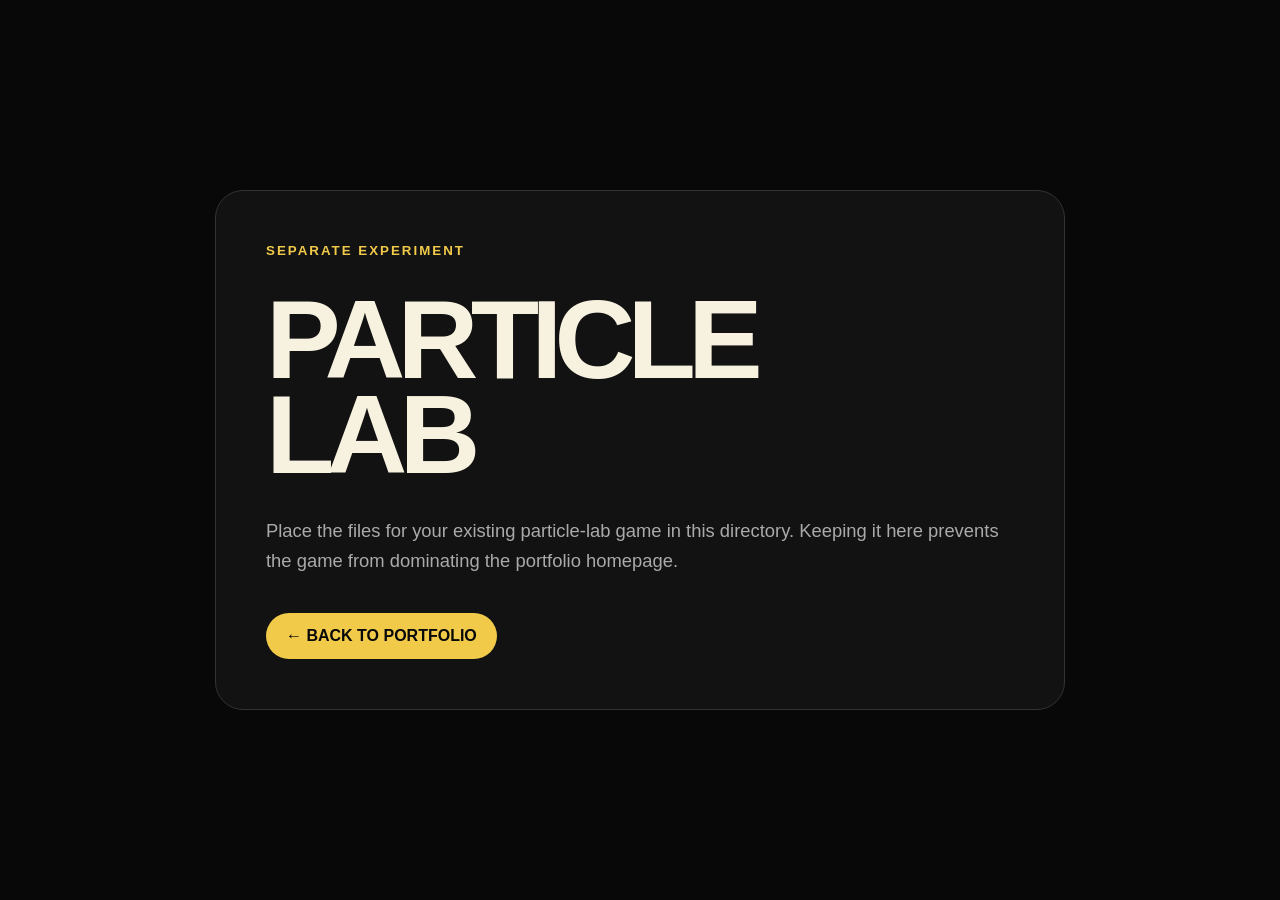
<file: backups/20260715_234616/particle-lab/index.html>
<!doctype html>
<html lang="en">
<head>
  <meta charset="utf-8">
  <meta name="viewport" content="width=device-width,initial-scale=1">
  <title>Particle Lab — HOLYTPK</title>
  <style>
    *{box-sizing:border-box}body{margin:0;min-height:100vh;display:grid;place-items:center;background:#080808;color:#f7f2df;font-family:Arial,sans-serif}
    main{width:min(850px,calc(100% - 36px));padding:50px;border:1px solid #333;border-radius:28px;background:#121212}
    small{color:#f1ca4a;font-weight:900;letter-spacing:.15em}h1{font-size:clamp(3rem,10vw,7rem);line-height:.85;letter-spacing:-.07em;margin:.3em 0}
    p{color:#aaa;font-size:1.15rem;line-height:1.6}a{display:inline-block;margin-top:20px;padding:14px 20px;border-radius:999px;background:#f1ca4a;color:#080808;text-decoration:none;font-weight:900}
  </style>
</head>
<body>
  <main>
    <small>SEPARATE EXPERIMENT</small>
    <h1>PARTICLE<br>LAB</h1>
    <p>
      Place the files for your existing particle-lab game in this directory.
      Keeping it here prevents the game from dominating the portfolio homepage.
    </p>
    <a href="../">← BACK TO PORTFOLIO</a>
  </main>
</body>
</html>
</file>
<file: site.css>
:root{--bg:#080808;--panel:#111;--ink:#f7f2df;--muted:#a8a397;--gold:#f1ca4a;--line:rgba(255,255,255,.14);--radius:28px;--shadow:0 26px 80px rgba(0,0,0,.45)}
*{box-sizing:border-box}html{scroll-behavior:smooth}body{margin:0;color:var(--ink);background:radial-gradient(circle at 15% 15%,rgba(241,202,74,.09),transparent 28rem),radial-gradient(circle at 85% 30%,rgba(255,147,199,.06),transparent 26rem),var(--bg);font-family:Arial,Helvetica,sans-serif;overflow-x:hidden}
button,a{font:inherit}button{color:inherit}a{color:inherit;text-decoration:none}img,video{display:block;max-width:100%}
.noise{position:fixed;inset:0;pointer-events:none;z-index:100;opacity:.035;background-image:url("data:image/svg+xml,%3Csvg viewBox='0 0 180 180' xmlns='http://www.w3.org/2000/svg'%3E%3Cfilter id='n'%3E%3CfeTurbulence type='fractalNoise' baseFrequency='.8' numOctaves='4' stitchTiles='stitch'/%3E%3C/filter%3E%3Crect width='100%25' height='100%25' filter='url(%23n)' opacity='.55'/%3E%3C/svg%3E")}
.ticker{overflow:hidden;border-bottom:1px solid var(--line);background:var(--gold);color:#090909;font-weight:900;letter-spacing:.11em;font-size:.72rem}.ticker-track{width:max-content;display:flex;align-items:center;gap:22px;padding:9px 0;animation:ticker 30s linear infinite}.ticker i{font-style:normal}@keyframes ticker{to{transform:translateX(-50%)}}
.site-header{width:min(1480px,calc(100% - 40px));margin:0 auto;min-height:88px;display:flex;align-items:center;justify-content:space-between;gap:24px}.brand{display:inline-flex;align-items:center;gap:10px;font-weight:1000;letter-spacing:-.04em}.brand-mark{width:38px;height:38px;display:grid;place-items:center;background:var(--gold);color:#050505;border-radius:11px;transform:rotate(-8deg)}
.site-nav{display:flex;align-items:center;gap:8px}.nav-link,.menu-button{border:1px solid transparent;background:transparent;border-radius:999px;padding:11px 15px;cursor:pointer;font-size:.78rem;font-weight:900;letter-spacing:.08em}.nav-link:hover,.nav-link.is-active{border-color:var(--line);background:rgba(255,255,255,.06)}.nav-link-external{background:var(--ink);color:#080808}.menu-button{display:none;border-color:var(--line)}
main{min-height:70vh}.tab-panel{width:min(1480px,calc(100% - 40px));margin:0 auto;opacity:0;transform:translateY(16px)}.tab-panel.is-active{animation:panelIn .55s cubic-bezier(.2,.75,.2,1) forwards}@keyframes panelIn{to{opacity:1;transform:none}}
.hero{min-height:calc(100vh - 132px);display:grid;grid-template-columns:1.15fr .85fr;gap:clamp(30px,6vw,100px);align-items:center;padding:55px 0 95px}.eyebrow,.section-kicker{color:var(--gold);font-size:.74rem;font-weight:950;letter-spacing:.18em}.hero h1,.page-hero h2,.manifesto h2{margin:20px 0 24px;font-size:clamp(3.6rem,7.7vw,9.4rem);line-height:.82;letter-spacing:-.075em;font-weight:1000}.hero h1 span{display:inline-block}.outline{color:transparent;-webkit-text-stroke:2px var(--ink)}.gold{color:var(--gold)}.hero-lede{width:min(720px,100%);color:var(--muted);font-size:clamp(1.05rem,1.4vw,1.35rem);line-height:1.58}.hero-actions{display:flex;gap:12px;flex-wrap:wrap;margin-top:34px}.pill{border:1px solid var(--line);background:#141414;border-radius:999px;padding:16px 22px;cursor:pointer;font-weight:950;letter-spacing:.06em;font-size:.8rem;box-shadow:0 8px 0 rgba(0,0,0,.22);transition:transform .2s,background .2s}.pill:hover{transform:translateY(-3px) rotate(-1deg)}.pill.primary{background:var(--gold);color:#080808;border-color:var(--gold)}
.hero-media{position:relative}.media-frame{position:relative;overflow:hidden;aspect-ratio:.82;border-radius:46% 46% 28px 28px;border:1px solid var(--line);background:#000;box-shadow:var(--shadow);transform:rotate(2deg)}.media-frame video,.media-frame .video-fallback{width:100%;height:100%;object-fit:cover}.media-frame video+.video-fallback{display:none}.video-label{position:absolute;left:20px;bottom:20px;padding:10px 14px;background:var(--gold);color:#080808;border-radius:999px;font-size:.68rem;font-weight:950;letter-spacing:.1em}.floating-unipeg{position:absolute;width:36%;right:-11%;bottom:-6%;image-rendering:pixelated;filter:drop-shadow(0 22px 25px rgba(0,0,0,.55));animation:bob 3.5s ease-in-out infinite}@keyframes bob{50%{transform:translateY(-16px) rotate(2deg)}}
.manifesto{padding:110px 0;border-top:1px solid var(--line)}.manifesto-grid{display:grid;grid-template-columns:1.1fr .9fr;gap:70px;align-items:end}.manifesto h2{font-size:clamp(3.2rem,6.3vw,7rem)}.manifesto-grid p{color:var(--muted);font-size:1.18rem;line-height:1.65}
.coin-cloud{display:grid;grid-template-columns:repeat(6,1fr);gap:18px;padding:15px 0 130px}.coin-card{padding:12px;border-radius:24px;background:var(--panel);border:1px solid var(--line);box-shadow:var(--shadow);transition:transform .25s}.coin-card:hover{transform:translateY(-12px) rotate(0)}.coin-card img{width:100%;border-radius:17px;aspect-ratio:1;object-fit:cover}.coin-card span{display:block;padding:14px 7px 8px;color:var(--gold);font-size:.65rem;font-weight:950;letter-spacing:.08em}.tilt-left{transform:rotate(-3deg)}.tilt-right{transform:rotate(3deg)}.rise{transform:translateY(-34px) rotate(2deg)}.low{transform:translateY(30px) rotate(-2deg)}
.page-hero{max-width:1100px;padding:100px 0 75px}.page-hero h2{font-size:clamp(4rem,7vw,8.5rem)}.page-hero>p:last-child{max-width:790px;color:var(--muted);font-size:1.24rem;line-height:1.6}.feature-grid{display:grid;grid-template-columns:1.3fr 1fr 1fr;gap:18px;padding-bottom:85px}.feature-card,.reason-grid article{min-height:340px;padding:30px;border:1px solid var(--line);border-radius:var(--radius);background:var(--panel);position:relative;overflow:hidden}.feature-card.featured{background:var(--gold);color:#080808}.feature-number{font-weight:950;opacity:.65}.feature-card h3,.reason-grid h3,.risk-box h3{font-size:clamp(1.7rem,2.6vw,3.2rem);line-height:.95;letter-spacing:-.055em}.feature-card p,.reason-grid p{color:inherit;opacity:.72;line-height:1.55}.pixel-orbit i{position:absolute;width:30px;height:30px;background:#080808;image-rendering:pixelated}.pixel-orbit i:nth-child(1){right:60px;bottom:80px}.pixel-orbit i:nth-child(2){right:110px;bottom:40px;width:18px;height:18px}.pixel-orbit i:nth-child(3){right:30px;bottom:25px;width:12px;height:12px}.statement-strip{margin-bottom:120px;border-block:1px solid var(--line);padding:28px 0;display:flex;justify-content:space-between;gap:16px;font-weight:1000;font-size:clamp(1rem,2vw,2rem)}.statement-strip b{color:var(--gold)}
.terminal-window{border:1px solid var(--line);background:#030303;border-radius:var(--radius);overflow:hidden;box-shadow:var(--shadow);margin-bottom:70px}.terminal-bar{height:54px;background:#171717;display:flex;align-items:center;gap:8px;padding:0 18px}.terminal-bar span{width:12px;height:12px;border-radius:50%;background:#777}.terminal-bar span:first-child{background:#ff6868}.terminal-bar span:nth-child(2){background:#ffd35e}.terminal-bar span:nth-child(3){background:#6edd83}.terminal-bar b{margin-left:10px;color:#aaa;font:600 .75rem monospace}pre{margin:0;padding:clamp(24px,5vw,70px);overflow-x:auto}code{font:500 clamp(.83rem,1.35vw,1.1rem)/1.75 monospace;color:#d8d8d8}.prompt{color:var(--gold);font-weight:900}.skill-marquee{overflow:hidden;margin-bottom:120px;border-block:1px solid var(--line)}.skill-marquee div{width:max-content;display:flex;gap:40px;padding:24px 0;animation:ticker 25s linear infinite}.skill-marquee span{color:var(--gold);font-size:1.2rem;font-weight:1000;letter-spacing:.1em}
.reason-grid{display:grid;grid-template-columns:repeat(3,1fr);gap:18px;padding-bottom:35px}.reason-grid article{min-height:285px}.reason-grid article>span{color:var(--gold);font-weight:950}.reason-grid h3{font-size:2.1rem}.risk-box{margin:0 0 120px;padding:clamp(28px,5vw,68px);display:grid;grid-template-columns:1fr 1fr;gap:50px;align-items:center;background:var(--gold);color:#080808;border-radius:var(--radius);transform:rotate(-.5deg)}.risk-box p:last-child{font-size:1.08rem;line-height:1.6}
footer{width:min(1480px,calc(100% - 40px));margin:0 auto;padding:45px 0 50px;border-top:1px solid var(--line);display:grid;grid-template-columns:1fr auto;gap:24px}footer strong{display:block;font-size:1.8rem}footer span,footer small{color:var(--muted)}.footer-links{display:flex;gap:18px;font-weight:900;font-size:.78rem}footer small{grid-column:1/-1}
@media(max-width:1050px){.hero{grid-template-columns:1fr}.hero-media{width:min(620px,92%);margin:0 auto}.media-frame{aspect-ratio:1.08;border-radius:40px}.coin-cloud{grid-template-columns:repeat(3,1fr)}.feature-grid,.reason-grid{grid-template-columns:1fr 1fr}.feature-card.featured{grid-column:1/-1}}
@media(max-width:760px){.site-header{min-height:72px}.menu-button{display:block}.site-nav{display:none;position:absolute;left:20px;right:20px;top:105px;z-index:20;padding:14px;flex-direction:column;align-items:stretch;background:#111;border:1px solid var(--line);border-radius:22px;box-shadow:var(--shadow)}.site-nav.is-open{display:flex}.nav-link{text-align:left}.hero{padding-top:38px}.hero h1{font-size:clamp(3.2rem,17vw,5.6rem)}.manifesto-grid,.risk-box{grid-template-columns:1fr;gap:20px}.coin-cloud{grid-template-columns:1fr 1fr}.rise,.low{transform:none}.feature-grid,.reason-grid{grid-template-columns:1fr}.feature-card.featured{grid-column:auto}.statement-strip{flex-wrap:wrap}footer{grid-template-columns:1fr}.footer-links{flex-wrap:wrap}}
@media(prefers-reduced-motion:reduce){*,*::before,*::after{animation-duration:.001ms!important;animation-iteration-count:1!important;scroll-behavior:auto!important}}
</file>
<file: particle-lab/style.css>
:root{--bg:#070707;--panel:#111;--panel2:#171717;--ink:#f7f2df;--muted:#9e9a90;--yellow:#f1ca4a;--cyan:#8eeaff;--pink:#ff8fc4;--line:rgba(255,255,255,.14)}
*{box-sizing:border-box}body{margin:0;background:radial-gradient(circle at 50% 20%,rgba(142,234,255,.07),transparent 32rem),var(--bg);color:var(--ink);font-family:Arial,Helvetica,sans-serif}.grain{position:fixed;inset:0;pointer-events:none;opacity:.035;background-image:url("data:image/svg+xml,%3Csvg viewBox='0 0 180 180' xmlns='http://www.w3.org/2000/svg'%3E%3Cfilter id='n'%3E%3CfeTurbulence type='fractalNoise' baseFrequency='.8' numOctaves='4' stitchTiles='stitch'/%3E%3C/filter%3E%3Crect width='100%25' height='100%25' filter='url(%23n)' opacity='.6'/%3E%3C/svg%3E")}
a{color:inherit;text-decoration:none}header,main,footer{width:min(1500px,calc(100% - 36px));margin:auto}header{height:88px;display:flex;align-items:center;justify-content:space-between;border-bottom:1px solid var(--line)}.lab-brand{display:flex;align-items:center;gap:10px;font-weight:1000}.lab-brand span{width:38px;height:38px;display:grid;place-items:center;background:var(--yellow);color:#070707;border-radius:10px;transform:rotate(-8deg)}.status{font-size:.72rem;font-weight:900;letter-spacing:.13em;color:var(--muted)}.status i{display:inline-block;width:8px;height:8px;margin-right:8px;border-radius:50%;background:#67e881;box-shadow:0 0 14px #67e881}.back-link{font-size:.78rem;font-weight:900}
.intro{padding:80px 0 55px}.kicker{color:var(--yellow);font-size:.72rem;font-weight:900;letter-spacing:.18em}.intro h1,.log-section h2{font-size:clamp(4.5rem,10vw,10rem);line-height:.78;letter-spacing:-.08em;margin:.2em 0}.intro h1 em{font-style:normal;color:transparent;-webkit-text-stroke:2px var(--ink)}.lede{max-width:720px;color:var(--muted);font-size:1.2rem;line-height:1.6}
.game-shell{display:grid;grid-template-columns:300px minmax(0,1fr) 280px;gap:16px;align-items:stretch}.control-panel,.detector-panel,.data-panel{background:var(--panel);border:1px solid var(--line);border-radius:26px;overflow:hidden}.control-panel,.data-panel{padding:22px}.panel-heading{display:flex;justify-content:space-between;align-items:center;padding-bottom:20px;border-bottom:1px solid var(--line);font-size:.7rem;font-weight:900;letter-spacing:.12em}.panel-heading b{color:var(--yellow)}label{display:flex;justify-content:space-between;margin-top:25px;color:var(--muted);font-size:.82rem;font-weight:800}output{color:var(--ink)}input[type=range]{width:100%;accent-color:var(--yellow);margin:14px 0 4px}.button-grid{display:grid;grid-template-columns:1fr 1fr;gap:10px;margin-top:24px}.button-grid button{border:1px solid var(--line);border-radius:12px;background:#191919;color:var(--ink);padding:13px 10px;font-weight:900;cursor:pointer}.button-grid .primary{grid-column:1/-1;background:var(--yellow);color:#070707}.button-grid button:hover{transform:translateY(-2px)}.objectives{margin-top:26px;padding:18px;background:#0a0a0a;border-radius:16px}.objectives p,.discoveries p{margin:0 0 10px;color:var(--yellow);font-size:.68rem;font-weight:900;letter-spacing:.13em}.objectives strong,.objectives span{display:block}.objectives strong{font-size:1rem}.objectives span{margin-top:8px;color:var(--muted);font-size:.78rem}
.detector-panel{position:relative;min-height:620px;background:radial-gradient(circle,#121924 0,#080a0e 65%)}canvas{width:100%;height:100%;min-height:620px;display:block}.detector-hud{position:absolute;left:16px;right:16px;bottom:16px;display:flex;justify-content:space-between;gap:12px;padding:11px 14px;background:rgba(0,0,0,.55);backdrop-filter:blur(8px);border:1px solid var(--line);border-radius:12px;font:700 .68rem monospace;color:var(--muted)}.detector-hud b{color:var(--ink)}
.metric{display:flex;justify-content:space-between;align-items:end;padding:17px 0;border-bottom:1px solid var(--line)}.metric span{color:var(--muted);font-size:.8rem}.metric strong{font-size:1.25rem}.metric.accent strong{color:var(--yellow);font-size:2rem}.discoveries{margin-top:26px}.discoveries ul{list-style:none;padding:0;margin:0}.discoveries li{padding:11px 0 11px 24px;color:#666;font-size:.78rem;position:relative}.discoveries li:before{content:"";position:absolute;left:0;top:13px;width:10px;height:10px;border:1px solid #555;border-radius:3px}.discoveries li.found{color:var(--ink)}.discoveries li.found:before{background:var(--yellow);border-color:var(--yellow);box-shadow:0 0 10px rgba(241,202,74,.45)}
.log-section{padding:110px 0}.log-section{display:grid;grid-template-columns:.9fr 1.1fr;gap:60px}.log-section h2{font-size:clamp(3.5rem,7vw,7rem)}.event-log{display:flex;flex-direction:column;gap:10px}.event-log article{display:grid;grid-template-columns:90px 1fr;gap:20px;padding:18px 20px;background:var(--panel);border:1px solid var(--line);border-radius:14px}.event-log time{color:var(--yellow);font:800 .72rem monospace}.event-log p{margin:0;color:var(--muted);line-height:1.45}
footer{padding:35px 0 55px;border-top:1px solid var(--line);display:flex;justify-content:space-between;color:var(--muted);font-size:.75rem}footer span{color:var(--ink);font-weight:900}
@media(max-width:1100px){.game-shell{grid-template-columns:1fr 1fr}.detector-panel{grid-column:1/-1;grid-row:1}.control-panel,.data-panel{grid-row:2}.log-section{grid-template-columns:1fr}}
@media(max-width:700px){header .status{display:none}.game-shell{grid-template-columns:1fr}.detector-panel,.control-panel,.data-panel{grid-column:auto;grid-row:auto}.detector-panel,canvas{min-height:430px}.intro{padding-top:50px}.intro h1{font-size:clamp(4rem,22vw,7rem)}.detector-hud{font-size:.55rem}.log-section{padding:75px 0}.event-log article{grid-template-columns:1fr;gap:6px}footer{flex-direction:column;gap:10px}}
</file>
